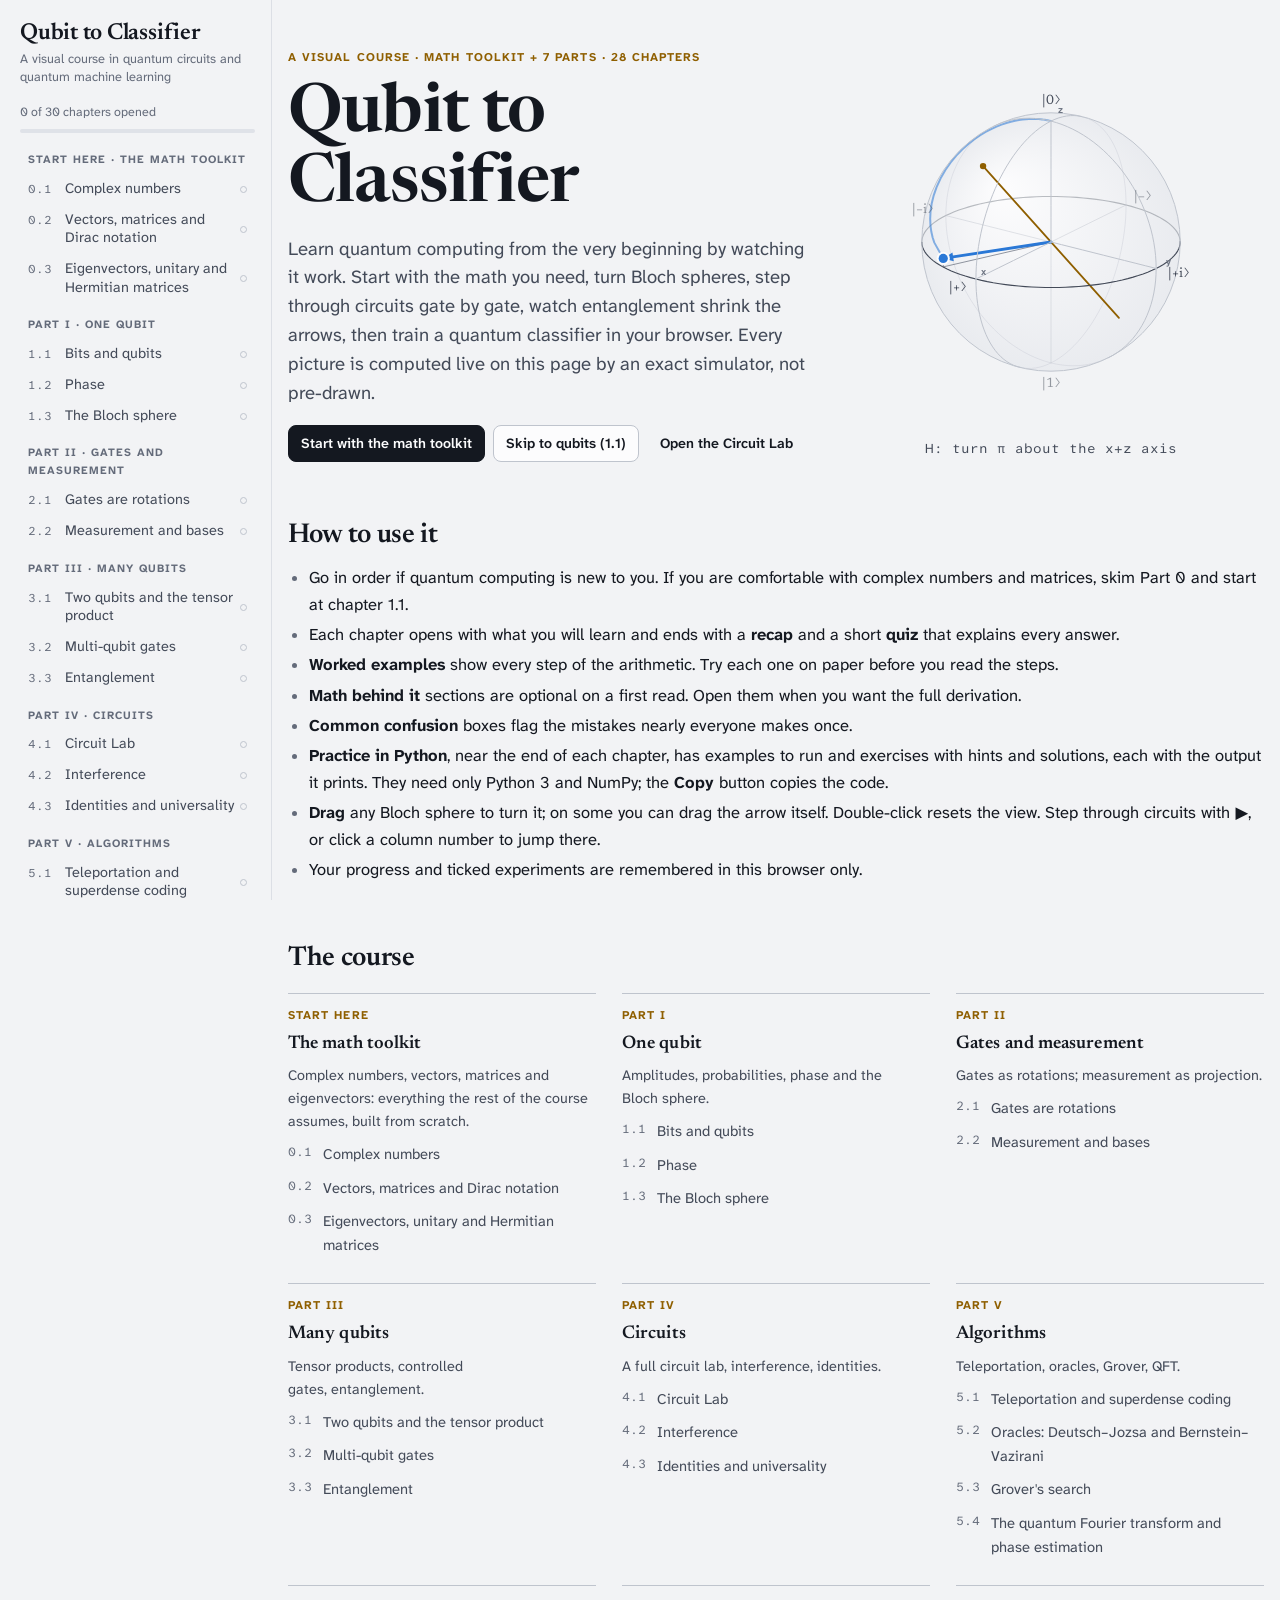
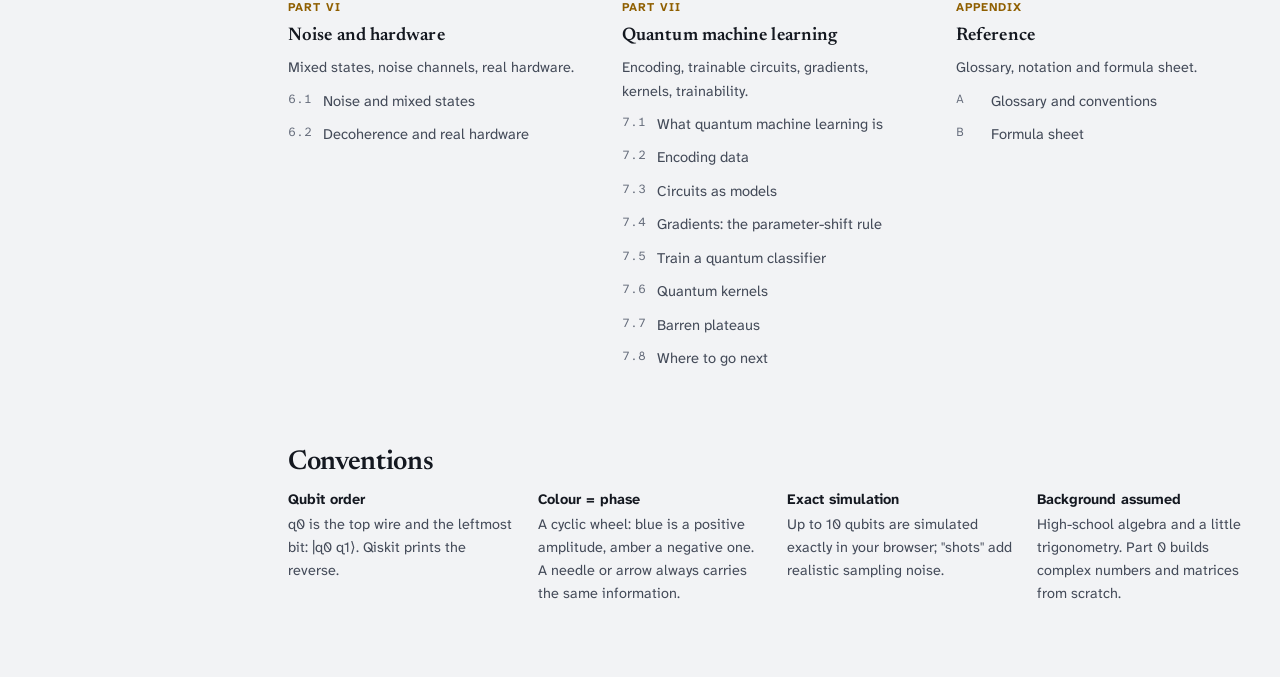
<file: index.html>
<!doctype html>
<html lang="en">
<head>
  <meta charset="utf-8">
  <meta name="viewport" content="width=device-width, initial-scale=1">
  <title>Qubit to Classifier</title>
  <meta name="description" content="An interactive, visual course on quantum computing from the very beginning: complex numbers and matrices, qubits, Bloch spheres, gates, entanglement, a step-through circuit lab, algorithms and noise, ending with hands-on quantum machine learning.">
  <meta property="og:title" content="Qubit to Classifier">
  <meta property="og:description" content="A visual course in quantum circuits and quantum machine learning, simulated live in your browser.">
  <meta property="og:type" content="website">
  <meta name="theme-color" content="#f2f3f5" media="(prefers-color-scheme: light)">
  <meta name="theme-color" content="#0d0f13" media="(prefers-color-scheme: dark)">
  <link rel="icon" href="data:image/svg+xml,%3Csvg xmlns='http://www.w3.org/2000/svg' viewBox='0 0 32 32'%3E%3Ccircle cx='16' cy='16' r='13' fill='%23f2f3f5' stroke='%23141820' stroke-width='2'/%3E%3Cellipse cx='16' cy='16' rx='13' ry='4.5' fill='none' stroke='%238f5f00' stroke-width='1.5'/%3E%3Cpath d='M16 16 L23.5 7.5' stroke='%232a78d6' stroke-width='2.5' stroke-linecap='round'/%3E%3Ccircle cx='23.5' cy='7.5' r='3' fill='%232a78d6'/%3E%3C/svg%3E">

  <!-- Fonts (Google Fonts, SIL Open Font License). Each family loads separately so one failure cannot block the others. -->
  <link rel="preconnect" href="https://fonts.googleapis.com">
  <link rel="preconnect" href="https://fonts.gstatic.com" crossorigin>
  <link rel="stylesheet" href="https://fonts.googleapis.com/css2?family=Newsreader:ital,opsz,wght@0,6..72,400;0,6..72,600;1,6..72,400&display=swap">
  <link rel="stylesheet" href="https://fonts.googleapis.com/css2?family=Atkinson+Hyperlegible+Next:ital,wght@0,400;0,600;0,700;1,400&display=swap">
  <link rel="stylesheet" href="https://fonts.googleapis.com/css2?family=Atkinson+Hyperlegible+Mono:wght@400;600&display=swap">

  <link rel="stylesheet" href="src/styles.css">
</head>
<body>
  <div class="app">
    <header class="topbar">
      <button type="button" class="btn ghost" aria-label="Open the chapter list" aria-expanded="false" aria-controls="rail">
        <svg viewBox="0 0 20 20" width="18" height="18" aria-hidden="true"><path d="M3 5h14M3 10h14M3 15h14" stroke="currentColor" stroke-width="2" stroke-linecap="round"/></svg>
      </button>
      <a href="#home" class="brand" style="text-decoration:none"><span class="brand-name">Qubit to Classifier</span></a>
      <span class="where"></span>
    </header>
    <nav class="rail" id="rail" aria-label="Course contents"></nav>
    <main id="main" tabindex="-1"></main>
  </div>
  <noscript><p style="padding:24px">This course is interactive and needs JavaScript.</p></noscript>

  <!-- Engine: simulator, QML toolkit, helpers, visual components, circuit lab -->
  <script src="src/sim.js"></script>
  <script src="src/qml.js"></script>
  <script src="src/util.js"></script>
  <script src="src/code.js"></script>
  <script src="src/viz.js"></script>
  <script src="src/circuit.js"></script>
  <script src="src/base.js"></script>
  <!-- Chapters: interactive code, registered in this order -->
  <script src="src/ch0.js"></script>
  <script src="src/ch1.js"></script>
  <script src="src/ch2.js"></script>
  <script src="src/ch3.js"></script>
  <script src="src/ch4.js"></script>
  <script src="src/ch5.js"></script>
  <script src="src/ch6.js"></script>
  <script src="src/ch7a.js"></script>
  <script src="src/ch7b.js"></script>
  <!-- Chapter text: ledes, prose, worked examples, quizzes -->
  <script src="src/text/p0.js"></script>
  <script src="src/text/p1.js"></script>
  <script src="src/text/p2.js"></script>
  <script src="src/text/p3.js"></script>
  <script src="src/text/p4.js"></script>
  <script src="src/text/p5.js"></script>
  <script src="src/text/p6.js"></script>
  <script src="src/text/p7.js"></script>
  <script src="src/text/appendix.js"></script>
  <script src="src/text/practice.js"></script>
  <!-- App shell: navigation, routing, home page -->
  <script src="src/app.js"></script>
</body>
</html>
</file>
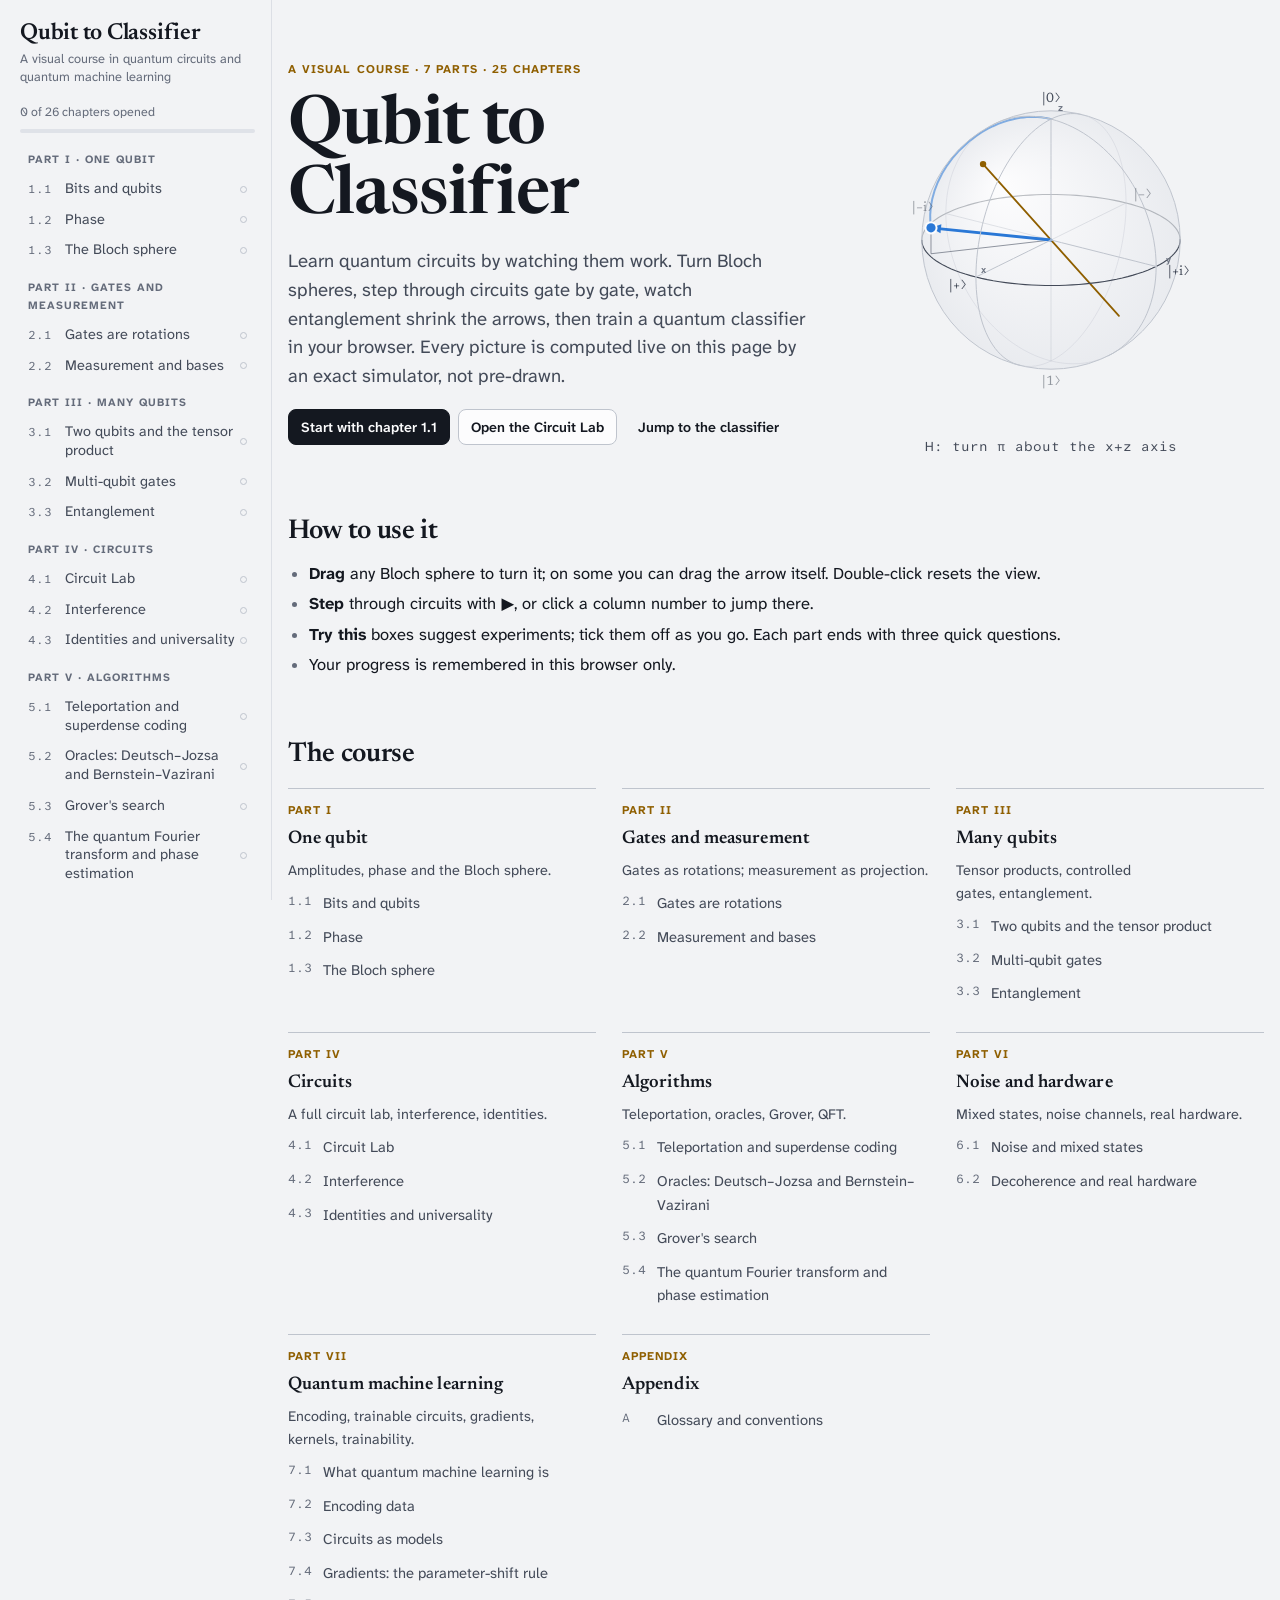
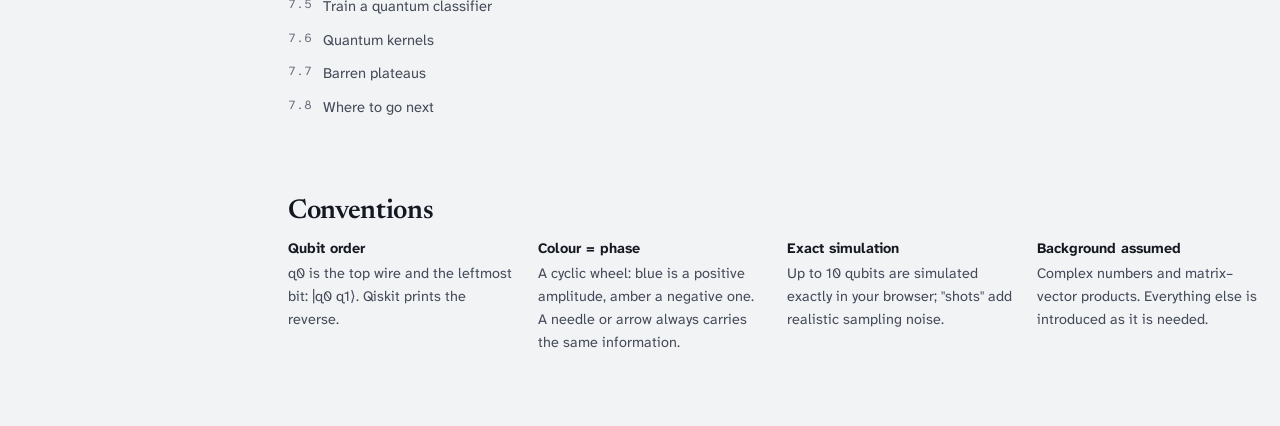
<file: v_0/index.html>
<!doctype html>
<html lang="en">
<head>
  <meta charset="utf-8">
  <meta name="viewport" content="width=device-width, initial-scale=1">
  <title>Qubit to Classifier</title>
  <meta name="description" content="An interactive, visual course on quantum circuits — qubits, Bloch spheres, gates, entanglement, a step-through circuit lab, algorithms and noise — ending with hands-on quantum machine learning.">
  <meta property="og:title" content="Qubit to Classifier">
  <meta property="og:description" content="A visual course in quantum circuits and quantum machine learning, simulated live in your browser.">
  <meta property="og:type" content="website">
  <meta name="theme-color" content="#f2f3f5" media="(prefers-color-scheme: light)">
  <meta name="theme-color" content="#0d0f13" media="(prefers-color-scheme: dark)">
  <link rel="icon" href="data:image/svg+xml,%3Csvg xmlns='http://www.w3.org/2000/svg' viewBox='0 0 32 32'%3E%3Ccircle cx='16' cy='16' r='13' fill='%23f2f3f5' stroke='%23141820' stroke-width='2'/%3E%3Cellipse cx='16' cy='16' rx='13' ry='4.5' fill='none' stroke='%238f5f00' stroke-width='1.5'/%3E%3Cpath d='M16 16 L23.5 7.5' stroke='%232a78d6' stroke-width='2.5' stroke-linecap='round'/%3E%3Ccircle cx='23.5' cy='7.5' r='3' fill='%232a78d6'/%3E%3C/svg%3E">

  <!-- Fonts (Google Fonts, SIL Open Font License). Each family loads separately so one failure cannot block the others. -->
  <link rel="preconnect" href="https://fonts.googleapis.com">
  <link rel="preconnect" href="https://fonts.gstatic.com" crossorigin>
  <link rel="stylesheet" href="https://fonts.googleapis.com/css2?family=Newsreader:ital,opsz,wght@0,6..72,400;0,6..72,600;1,6..72,400&display=swap">
  <link rel="stylesheet" href="https://fonts.googleapis.com/css2?family=Atkinson+Hyperlegible+Next:ital,wght@0,400;0,600;0,700;1,400&display=swap">
  <link rel="stylesheet" href="https://fonts.googleapis.com/css2?family=Atkinson+Hyperlegible+Mono:wght@400;600&display=swap">

  <link rel="stylesheet" href="src/styles.css">
</head>
<body>
  <div class="app">
    <header class="topbar">
      <button type="button" class="btn ghost" aria-label="Open the chapter list" aria-expanded="false" aria-controls="rail">
        <svg viewBox="0 0 20 20" width="18" height="18" aria-hidden="true"><path d="M3 5h14M3 10h14M3 15h14" stroke="currentColor" stroke-width="2" stroke-linecap="round"/></svg>
      </button>
      <a href="#home" class="brand" style="text-decoration:none"><span class="brand-name">Qubit to Classifier</span></a>
      <span class="where"></span>
    </header>
    <nav class="rail" id="rail" aria-label="Course contents"></nav>
    <main id="main" tabindex="-1"></main>
  </div>
  <noscript><p style="padding:24px">This course is interactive and needs JavaScript.</p></noscript>

  <!-- Engine: simulator, QML toolkit, helpers, visual components, circuit lab -->
  <script src="src/sim.js"></script>
  <script src="src/qml.js"></script>
  <script src="src/util.js"></script>
  <script src="src/viz.js"></script>
  <script src="src/circuit.js"></script>
  <script src="src/base.js"></script>
  <!-- Chapters (registered in this order) -->
  <script src="src/ch1.js"></script>
  <script src="src/ch2.js"></script>
  <script src="src/ch3.js"></script>
  <script src="src/ch4.js"></script>
  <script src="src/ch5.js"></script>
  <script src="src/ch6.js"></script>
  <script src="src/ch7a.js"></script>
  <script src="src/ch7b.js"></script>
  <!-- App shell: navigation, routing, home page -->
  <script src="src/app.js"></script>
</body>
</html>
</file>
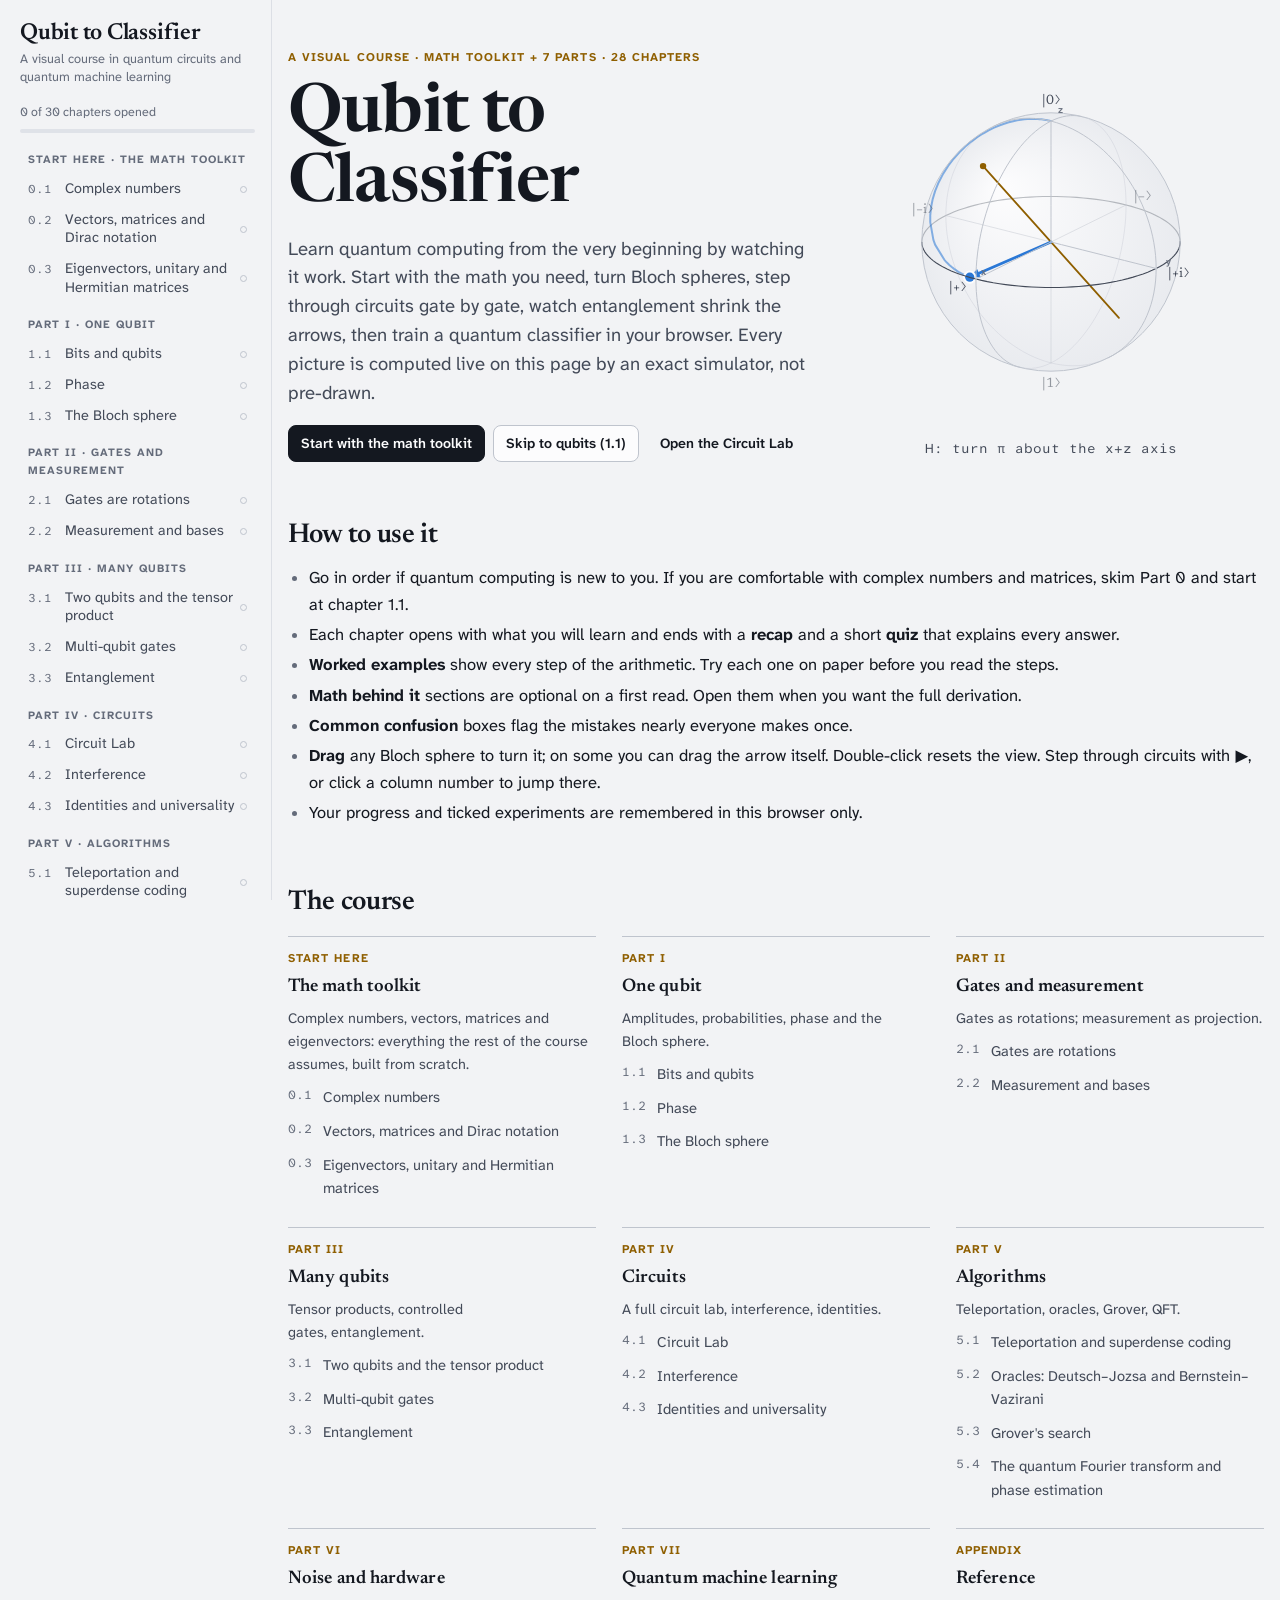
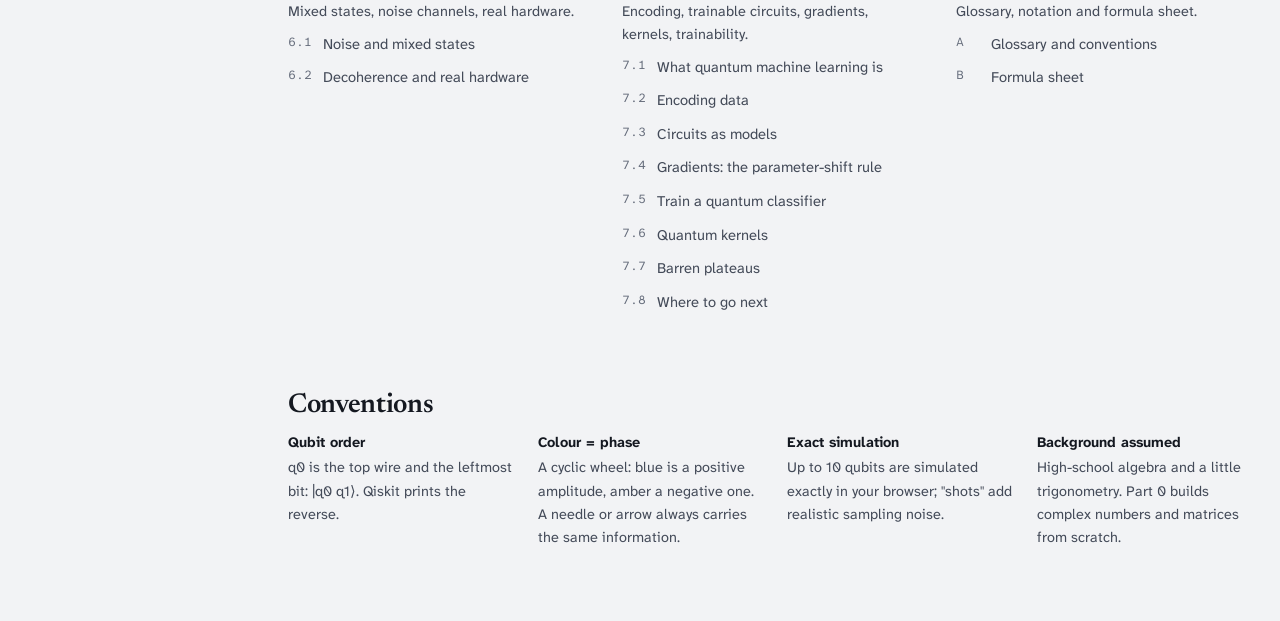
<file: v_1/index.html>
<!doctype html>
<html lang="en">
<head>
  <meta charset="utf-8">
  <meta name="viewport" content="width=device-width, initial-scale=1">
  <title>Qubit to Classifier</title>
  <meta name="description" content="An interactive, visual course on quantum computing from the very beginning: complex numbers and matrices, qubits, Bloch spheres, gates, entanglement, a step-through circuit lab, algorithms and noise, ending with hands-on quantum machine learning.">
  <meta property="og:title" content="Qubit to Classifier">
  <meta property="og:description" content="A visual course in quantum circuits and quantum machine learning, simulated live in your browser.">
  <meta property="og:type" content="website">
  <meta name="theme-color" content="#f2f3f5" media="(prefers-color-scheme: light)">
  <meta name="theme-color" content="#0d0f13" media="(prefers-color-scheme: dark)">
  <link rel="icon" href="data:image/svg+xml,%3Csvg xmlns='http://www.w3.org/2000/svg' viewBox='0 0 32 32'%3E%3Ccircle cx='16' cy='16' r='13' fill='%23f2f3f5' stroke='%23141820' stroke-width='2'/%3E%3Cellipse cx='16' cy='16' rx='13' ry='4.5' fill='none' stroke='%238f5f00' stroke-width='1.5'/%3E%3Cpath d='M16 16 L23.5 7.5' stroke='%232a78d6' stroke-width='2.5' stroke-linecap='round'/%3E%3Ccircle cx='23.5' cy='7.5' r='3' fill='%232a78d6'/%3E%3C/svg%3E">

  <!-- Fonts (Google Fonts, SIL Open Font License). Each family loads separately so one failure cannot block the others. -->
  <link rel="preconnect" href="https://fonts.googleapis.com">
  <link rel="preconnect" href="https://fonts.gstatic.com" crossorigin>
  <link rel="stylesheet" href="https://fonts.googleapis.com/css2?family=Newsreader:ital,opsz,wght@0,6..72,400;0,6..72,600;1,6..72,400&display=swap">
  <link rel="stylesheet" href="https://fonts.googleapis.com/css2?family=Atkinson+Hyperlegible+Next:ital,wght@0,400;0,600;0,700;1,400&display=swap">
  <link rel="stylesheet" href="https://fonts.googleapis.com/css2?family=Atkinson+Hyperlegible+Mono:wght@400;600&display=swap">

  <link rel="stylesheet" href="src/styles.css">
</head>
<body>
  <div class="app">
    <header class="topbar">
      <button type="button" class="btn ghost" aria-label="Open the chapter list" aria-expanded="false" aria-controls="rail">
        <svg viewBox="0 0 20 20" width="18" height="18" aria-hidden="true"><path d="M3 5h14M3 10h14M3 15h14" stroke="currentColor" stroke-width="2" stroke-linecap="round"/></svg>
      </button>
      <a href="#home" class="brand" style="text-decoration:none"><span class="brand-name">Qubit to Classifier</span></a>
      <span class="where"></span>
    </header>
    <nav class="rail" id="rail" aria-label="Course contents"></nav>
    <main id="main" tabindex="-1"></main>
  </div>
  <noscript><p style="padding:24px">This course is interactive and needs JavaScript.</p></noscript>

  <!-- Engine: simulator, QML toolkit, helpers, visual components, circuit lab -->
  <script src="src/sim.js"></script>
  <script src="src/qml.js"></script>
  <script src="src/util.js"></script>
  <script src="src/viz.js"></script>
  <script src="src/circuit.js"></script>
  <script src="src/base.js"></script>
  <!-- Chapters: interactive code, registered in this order -->
  <script src="src/ch0.js"></script>
  <script src="src/ch1.js"></script>
  <script src="src/ch2.js"></script>
  <script src="src/ch3.js"></script>
  <script src="src/ch4.js"></script>
  <script src="src/ch5.js"></script>
  <script src="src/ch6.js"></script>
  <script src="src/ch7a.js"></script>
  <script src="src/ch7b.js"></script>
  <!-- Chapter text: ledes, prose, worked examples, quizzes -->
  <script src="src/text/p0.js"></script>
  <script src="src/text/p1.js"></script>
  <script src="src/text/p2.js"></script>
  <script src="src/text/p3.js"></script>
  <script src="src/text/p4.js"></script>
  <script src="src/text/p5.js"></script>
  <script src="src/text/p6.js"></script>
  <script src="src/text/p7.js"></script>
  <script src="src/text/appendix.js"></script>
  <!-- App shell: navigation, routing, home page -->
  <script src="src/app.js"></script>
</body>
</html>
</file>
<file: src/styles.css>
/* Layout: a lab notebook — syllabus rail on the left, a reading column of ~68ch,
   and wide "bench" panels that break out of the column for the interactive instruments. */
:root {
  --bg: #f2f3f5;          /* page: cool paper */
  --surface: #fcfcfd;     /* bench panels */
  --surface-2: #e9ebef;   /* insets, chips, tracks */
  --surface-3: #dfe2e8;
  --ink: #141820;         /* primary text */
  --ink-2: #434a58;       /* secondary text */
  --muted: #646b7a;       /* captions, axis labels */
  --line: #dcdfe5;        /* hairlines */
  --line-strong: #bfc4cd;
  --accent: #8f5f00;      /* brass: the gold of a dilution refrigerator */
  --accent-soft: #f3e6c8;
  --accent-ink: #ffffff;
  --q: #2a78d6;           /* the state / series 1 */
  --q-soft: rgba(42, 120, 214, 0.12);
  --q2: #eb6834;          /* series 2 */
  --q3: #1baf7a;          /* series 3 */
  --neg: #e34948;         /* class 1 / diverging warm pole */
  --div-mid: #eceef2;     /* diverging neutral midpoint */
  --good: #0a7f0a;
  --bad: #c33232;
  --grid: #e4e6eb;
  --shadow: 0 1px 2px rgba(20, 24, 32, .06), 0 8px 24px -12px rgba(20, 24, 32, .18);
  --font-display: "Newsreader", "Iowan Old Style", "Palatino Linotype", Palatino, Georgia, serif;
  --font-body: "Atkinson Hyperlegible Next", "Atkinson Hyperlegible", system-ui, -apple-system, "Segoe UI", Roboto, sans-serif;
  --font-mono: "Atkinson Hyperlegible Mono", ui-monospace, "SF Mono", Menlo, Consolas, "DejaVu Sans Mono", monospace;
  --font-math: "Newsreader", "STIX Two Text", "Cambria Math", "Cambria", "Noto Serif", "DejaVu Serif", Georgia, serif;
  /* code editor colours (VS Code Light+ / Dark+) */
  --code-bg: #ffffff; --code-bar: #f3f3f3; --code-line: #e2e4e8; --code-ink: #1f1f1f; --code-gutter: #237893;
  --code-kw: #0000ff; --code-ctl: #af00db; --code-str: #a31515; --code-com: #008000; --code-num: #098658;
  --code-fn: #795e26; --code-type: #267f99; --code-var: #001080; --code-op: #1f1f1f;
  --code-out-bg: #f6f7f9; --code-out-ink: #24292f;
  --rail-w: 272px;
  --radius: 12px;
  color-scheme: light;
}
@media (prefers-color-scheme: dark) {
  :root:not([data-theme="light"]) {
    --bg: #0d0f13; --surface: #151820; --surface-2: #1d212a; --surface-3: #272c37;
    --ink: #eceef3; --ink-2: #b6bcc8; --muted: #8e95a3; --line: #282d37; --line-strong: #3a414e;
    --accent: #e2ae4c; --accent-soft: #3a2f18; --accent-ink: #1a1305;
    --q: #3987e5; --q-soft: rgba(57, 135, 229, 0.16); --q2: #d95926; --q3: #199e70; --neg: #e66767;
    --div-mid: #2a2e37; --good: #3ac43a; --bad: #ef7070; --grid: #232833;
    --shadow: 0 1px 2px rgba(0, 0, 0, .4), 0 10px 30px -14px rgba(0, 0, 0, .7);
    --code-bg: #1e1e1e; --code-bar: #252526; --code-line: #33363c; --code-ink: #d4d4d4; --code-gutter: #858585;
    --code-kw: #569cd6; --code-ctl: #c586c0; --code-str: #ce9178; --code-com: #6a9955; --code-num: #b5cea8;
    --code-fn: #dcdcaa; --code-type: #4ec9b0; --code-var: #9cdcfe; --code-op: #d4d4d4;
    --code-out-bg: #181818; --code-out-ink: #cccccc;
    color-scheme: dark;
  }
}
:root[data-theme="dark"] {
  --bg: #0d0f13; --surface: #151820; --surface-2: #1d212a; --surface-3: #272c37;
  --ink: #eceef3; --ink-2: #b6bcc8; --muted: #8e95a3; --line: #282d37; --line-strong: #3a414e;
  --accent: #e2ae4c; --accent-soft: #3a2f18; --accent-ink: #1a1305;
  --q: #3987e5; --q-soft: rgba(57, 135, 229, 0.16); --q2: #d95926; --q3: #199e70; --neg: #e66767;
  --div-mid: #2a2e37; --good: #3ac43a; --bad: #ef7070; --grid: #232833;
  --shadow: 0 1px 2px rgba(0, 0, 0, .4), 0 10px 30px -14px rgba(0, 0, 0, .7);
  --code-bg: #1e1e1e; --code-bar: #252526; --code-line: #33363c; --code-ink: #d4d4d4; --code-gutter: #858585;
  --code-kw: #569cd6; --code-ctl: #c586c0; --code-str: #ce9178; --code-com: #6a9955; --code-num: #b5cea8;
  --code-fn: #dcdcaa; --code-type: #4ec9b0; --code-var: #9cdcfe; --code-op: #d4d4d4;
  --code-out-bg: #181818; --code-out-ink: #cccccc;
  color-scheme: dark;
}

*, *::before, *::after { box-sizing: border-box; }
[hidden] { display: none !important; }
img { max-width: 100%; }
html { -webkit-text-size-adjust: 100%; }
body {
  margin: 0; background: var(--bg); color: var(--ink);
  font-family: var(--font-body); font-size: 16.5px; line-height: 1.6;
  -webkit-font-smoothing: antialiased; text-rendering: optimizeLegibility;
}
a { color: var(--q); text-underline-offset: 2px; }
a:hover { text-decoration-thickness: 2px; }
:focus-visible { outline: 2px solid var(--accent); outline-offset: 2px; border-radius: 4px; }
h1:focus, h1:focus-visible, main:focus { outline: none; }
button { font: inherit; color: inherit; }
code, kbd, .mono { font-family: var(--font-mono); font-size: 0.92em; }
.m { font-family: var(--font-math); font-size: 1.08em; white-space: nowrap; }
.m i, i.v { font-style: italic; }
sup, sub { line-height: 0; }
.sr-only { position: absolute; width: 1px; height: 1px; padding: 0; margin: -1px; overflow: hidden; clip: rect(0 0 0 0); white-space: nowrap; border: 0; }

/* ---------- app frame ---------- */
.app { display: grid; grid-template-columns: var(--rail-w) minmax(0, 1fr); min-height: 100vh; }
.rail {
  position: sticky; top: env(safe-area-inset-top, 0px); height: 100vh; overflow-y: auto;
  border-right: 1px solid var(--line); background: var(--bg);
  padding: 22px 16px 40px 20px; display: flex; flex-direction: column; gap: 18px;
  scrollbar-width: thin;
}
.brand { display: grid; gap: 4px; text-decoration: none; color: var(--ink); }
.brand-name { font-family: var(--font-display); font-weight: 600; font-size: 1.45rem; line-height: 1.05; letter-spacing: -0.01em; }
.brand-sub { font-size: 0.8rem; color: var(--muted); line-height: 1.35; }
.progress { display: grid; gap: 6px; font-size: 0.78rem; color: var(--muted); }
.meter { height: 4px; border-radius: 4px; background: var(--surface-3); overflow: hidden; }
.meter > span { display: block; height: 100%; background: var(--accent); border-radius: 4px; transition: width .4s ease; }
.toc { display: grid; gap: 14px; }
.toc-part { display: grid; gap: 2px; }
.toc-part-title {
  font-size: 0.7rem; letter-spacing: 0.09em; text-transform: uppercase; color: var(--muted);
  font-weight: 700; margin: 0 0 4px; padding-left: 8px;
}
.toc a {
  display: grid; grid-template-columns: 2.3em 1fr auto; align-items: baseline; gap: 4px;
  padding: 5px 8px; border-radius: 7px; color: var(--ink-2); text-decoration: none; font-size: 0.9rem; line-height: 1.3;
}
.toc a .num { font-family: var(--font-mono); font-size: 0.75rem; color: var(--muted); font-variant-numeric: tabular-nums; }
.toc a:hover { background: var(--surface-2); color: var(--ink); }
.toc a[aria-current="page"] { background: var(--surface); color: var(--ink); box-shadow: inset 0 0 0 1px var(--line); font-weight: 600; }
.toc a[aria-current="page"] .num { color: var(--accent); }
.toc .seen { width: 7px; height: 7px; border-radius: 50%; background: transparent; border: 1.5px solid var(--line-strong); align-self: center; }
.toc .seen.on { background: var(--accent); border-color: var(--accent); }

.topbar { display: none; }
main { min-width: 0; }

/* ---------- chapter layout (breakout grid) ---------- */
.chapter {
  display: grid; grid-template-columns: [full-start] minmax(16px, 1fr) [wide-start] minmax(0, 170px) [text-start] minmax(0, 68ch) [text-end] minmax(0, 170px) [wide-end] minmax(16px, 1fr) [full-end];
  padding-block: 48px 72px; row-gap: 0;
}
.chapter > * { grid-column: text; min-width: 0; }
.chapter > .wide, .chapter > .bench { grid-column: wide; }
.ch-head { margin-bottom: 18px; }
.eyebrow { font-size: 0.74rem; letter-spacing: 0.09em; text-transform: uppercase; color: var(--accent); font-weight: 700; margin: 0 0 10px; }
h1, h2 { font-family: var(--font-display); font-weight: 600; letter-spacing: -0.012em; text-wrap: balance; color: var(--ink); }
h1 { font-size: clamp(2.1rem, 1.3rem + 2.6vw, 3.25rem); line-height: 1.04; margin: 0 0 14px; }
h2 { font-size: clamp(1.35rem, 1.15rem + 0.7vw, 1.7rem); line-height: 1.15; margin: 40px 0 10px; }
h3 { font-size: 1.02rem; margin: 26px 0 6px; letter-spacing: 0.005em; }
.lede { font-size: 1.16rem; color: var(--ink-2); line-height: 1.55; margin: 0; text-wrap: pretty; }
.chapter p { margin: 0 0 14px; text-wrap: pretty; }
.chapter ul, .chapter ol { margin: 0 0 16px; padding-left: 1.3em; }
.chapter li { margin: 4px 0; }
.chapter li::marker { color: var(--muted); }
.formula {
  font-family: var(--font-math); font-size: 1.22rem; text-align: center; margin: 8px 0 20px; padding: 12px 8px;
  overflow-x: auto; color: var(--ink); line-height: 1.5;
}
.keyidea { margin: 26px 0 26px; padding: 14px 0; border-top: 1px solid var(--line-strong); border-bottom: 1px solid var(--line-strong); }
.keyidea .label { font-size: 0.7rem; letter-spacing: 0.1em; text-transform: uppercase; font-weight: 700; color: var(--accent); display: block; margin-bottom: 4px; }
.keyidea p { font-family: var(--font-display); font-size: 1.28rem; line-height: 1.38; margin: 0; color: var(--ink); }
.note { font-size: 0.9rem; color: var(--ink-2); }
.try { margin: 22px 0; padding: 14px 16px; border-radius: 10px; background: var(--surface-2); }
.try-title { font-weight: 700; font-size: 0.8rem; letter-spacing: 0.06em; text-transform: uppercase; color: var(--ink-2); margin: 0 0 8px; }
.try ul { list-style: none; padding: 0; margin: 0; display: grid; gap: 8px; }
.try label { display: grid; grid-template-columns: 20px 1fr; gap: 8px; align-items: start; cursor: pointer; font-size: 0.95rem; }
.try input { margin: 4px 0 0; accent-color: var(--accent); width: 15px; height: 15px; }
.try input:checked + span { color: var(--muted); text-decoration: line-through; text-decoration-color: var(--line-strong); }

/* ---------- bench (interactive panels) ---------- */
.bench {
  background: var(--surface); border: 1px solid var(--line); border-radius: var(--radius);
  box-shadow: var(--shadow); padding: 18px; margin: 14px 0 26px; min-width: 0;
}
.bench-title { display: flex; align-items: baseline; justify-content: space-between; gap: 12px; flex-wrap: wrap; margin: 0 0 12px; }
.bench-title h3 { margin: 0; font-size: 0.8rem; letter-spacing: 0.08em; text-transform: uppercase; color: var(--ink-2); }
.bench-title .hint { font-size: 0.8rem; color: var(--muted); }
.grid2 { display: grid; grid-template-columns: repeat(2, minmax(0, 1fr)); gap: 18px; align-items: start; }
.grid3 { display: grid; grid-template-columns: repeat(3, minmax(0, 1fr)); gap: 16px; align-items: start; }
.g-sphere { display: grid; grid-template-columns: minmax(0, 1.05fr) minmax(0, 1fr); gap: 20px; align-items: start; }
.stack { display: grid; gap: 14px; align-content: start; min-width: 0; }
.row { display: flex; flex-wrap: wrap; gap: 8px; align-items: center; }
.row.tight { gap: 6px; }
.spacer { flex: 1; }
.view { position: relative; min-width: 0; }
.view canvas { display: block; width: 100%; touch-action: none; }
.caption { font-size: 0.78rem; color: var(--muted); line-height: 1.4; }
.panel-label { font-size: 0.72rem; letter-spacing: 0.08em; text-transform: uppercase; color: var(--muted); font-weight: 700; margin: 0 0 6px; }
.readout { font-family: var(--font-mono); font-size: 0.85rem; color: var(--ink-2); font-variant-numeric: tabular-nums; line-height: 1.55; }
.readout b { color: var(--ink); font-weight: 600; }
.ket-line { font-family: var(--font-math); font-size: 1.12rem; line-height: 1.6; color: var(--ink); overflow-x: auto; white-space: nowrap; padding-bottom: 2px; }
.stat { display: grid; gap: 2px; }
.stat .k { font-size: 0.72rem; color: var(--muted); letter-spacing: 0.04em; }
.stat .v { font-size: 1.25rem; font-weight: 600; color: var(--ink); }
.stats { display: flex; flex-wrap: wrap; gap: 10px 22px; }

/* ---------- controls ---------- */
.btn {
  display: inline-flex; align-items: center; justify-content: center; gap: 6px; min-height: 34px;
  padding: 6px 12px; border-radius: 8px; border: 1px solid var(--line-strong); background: var(--surface);
  color: var(--ink); font-size: 0.88rem; font-weight: 600; cursor: pointer; transition: background .15s, border-color .15s;
  white-space: nowrap;
}
.btn:hover { background: var(--surface-2); }
.btn:active { transform: translateY(1px); }
.btn.primary { background: var(--ink); color: var(--surface); border-color: var(--ink); }
.btn.primary:hover { background: var(--ink-2); border-color: var(--ink-2); }
.btn.ghost { border-color: transparent; background: transparent; }
.btn.ghost:hover { background: var(--surface-2); }
.btn[disabled] { opacity: .45; cursor: not-allowed; }
.btn svg { width: 15px; height: 15px; }
.gatebtn {
  min-width: 42px; height: 40px; padding: 0 8px; border-radius: 7px; border: 1.5px solid var(--ink);
  background: var(--surface); color: var(--ink); font-family: var(--font-mono); font-weight: 600; font-size: 0.95rem; cursor: pointer;
}
.gatebtn:hover { background: var(--surface-2); }
.gatebtn.on, .gatebtn[aria-pressed="true"] { background: var(--ink); color: var(--surface); }
.seg { display: inline-flex; border: 1px solid var(--line-strong); border-radius: 8px; overflow: hidden; background: var(--surface); flex-wrap: wrap; }
.seg button { border: 0; background: transparent; padding: 6px 11px; font-size: 0.85rem; font-weight: 600; color: var(--ink-2); cursor: pointer; min-height: 32px; }
.seg button + button { border-left: 1px solid var(--line); }
.seg button[aria-pressed="true"] { background: var(--ink); color: var(--surface); }
.seg button:hover:not([aria-pressed="true"]) { background: var(--surface-2); }
.ctl { display: grid; grid-template-columns: minmax(64px, auto) minmax(0, 1fr) 5.2em; align-items: center; gap: 10px; font-size: 0.88rem; }
.ctl label { color: var(--ink-2); font-weight: 600; white-space: nowrap; }
.ctl output { font-family: var(--font-mono); font-size: 0.82rem; text-align: right; color: var(--ink); font-variant-numeric: tabular-nums; }
input[type="range"] { width: 100%; accent-color: var(--accent); margin: 0; height: 26px; cursor: pointer; }
select.sel {
  font: inherit; font-size: 0.88rem; padding: 5px 8px; border-radius: 8px; border: 1px solid var(--line-strong);
  background: var(--surface); color: var(--ink); min-height: 34px;
}
.chk { display: inline-flex; align-items: center; gap: 6px; font-size: 0.86rem; color: var(--ink-2); cursor: pointer; }
.chk input { accent-color: var(--accent); }
.pill { display: inline-flex; align-items: center; gap: 6px; padding: 2px 9px; border-radius: 999px; font-size: 0.78rem; font-weight: 600; background: var(--surface-2); color: var(--ink-2); }
.pill.good { background: color-mix(in srgb, var(--good) 14%, transparent); color: var(--good); }
.pill.bad { background: color-mix(in srgb, var(--bad) 14%, transparent); color: var(--bad); }
.pill.acc { background: var(--accent-soft); color: var(--accent); }
.swatch { display: inline-block; width: 10px; height: 10px; border-radius: 50%; vertical-align: -1px; }
.legend { display: flex; flex-wrap: wrap; gap: 6px 14px; font-size: 0.78rem; color: var(--ink-2); align-items: center; }
.legend .key { display: inline-flex; align-items: center; gap: 6px; }
.legend .line { width: 16px; height: 2px; border-radius: 2px; display: inline-block; }

/* ---------- matrices ---------- */
.mat { display: inline-grid; gap: 2px 14px; padding: 4px 10px; position: relative; font-family: var(--font-math); font-size: 1.02rem; vertical-align: middle; }
.mat::before, .mat::after { content: ""; position: absolute; top: 0; bottom: 0; width: 7px; border: 1.5px solid var(--ink-2); }
.mat::before { left: 0; border-right: 0; border-radius: 3px 0 0 3px; }
.mat::after { right: 0; border-left: 0; border-radius: 0 3px 3px 0; }
.mat span { text-align: center; white-space: nowrap; }
.mat.small { font-size: 0.86rem; gap: 1px 10px; }
.eqn { display: flex; align-items: center; gap: 10px; flex-wrap: wrap; font-family: var(--font-math); font-size: 1.05rem; }

/* ---------- plots ---------- */
.plot { width: 100%; display: block; overflow: visible; }
.plot text { fill: var(--muted); font-family: var(--font-body); font-size: 11px; }
.plot .tick-label { font-variant-numeric: tabular-nums; }
.plot .gridline { stroke: var(--grid); stroke-width: 1; }
.plot .axis { stroke: var(--line-strong); stroke-width: 1; }
.plot .axis-title { fill: var(--ink-2); font-size: 11px; font-weight: 600; }
.plot .hit { fill: transparent; }
.plot .direct-label { fill: var(--ink-2); font-size: 11px; font-weight: 600; }

/* ---------- tooltip ---------- */
.tooltip {
  position: fixed; z-index: 60; pointer-events: none; background: var(--ink); color: var(--surface);
  padding: 6px 9px; border-radius: 7px; font-size: 0.78rem; line-height: 1.4; max-width: 260px; box-shadow: var(--shadow);
  font-variant-numeric: tabular-nums;
}
.tooltip b { font-weight: 700; }
.tooltip .tk { display: inline-block; width: 12px; height: 2px; border-radius: 2px; vertical-align: 3px; margin-right: 5px; }

/* ---------- circuit ---------- */
.circuit-scroll { overflow-x: auto; overflow-y: hidden; border-radius: 10px; background: var(--bg); border: 1px solid var(--line); -webkit-overflow-scrolling: touch; }
.circuit-scroll svg { display: block; }
.circuit-svg { font-family: var(--font-mono); user-select: none; -webkit-user-select: none; touch-action: pan-x; }
.circuit-svg:focus-visible { outline: 2px solid var(--accent); outline-offset: -2px; }
.circuit-svg .wire { stroke: var(--ink-2); stroke-width: 1.2; }
.circuit-svg .cwire { stroke: var(--ink-2); stroke-width: 1; }
.circuit-svg .qlabel { fill: var(--ink-2); font-size: 12px; }
.circuit-svg .gbox { fill: var(--surface); stroke: var(--ink); stroke-width: 1.5; }
.circuit-svg .gtext { fill: var(--ink); font-size: 14px; font-weight: 600; text-anchor: middle; dominant-baseline: central; }
.circuit-svg .gparam { fill: var(--ink-2); font-size: 9.5px; text-anchor: middle; dominant-baseline: central; }
.circuit-svg .dot { fill: var(--ink); }
.circuit-svg .odot { fill: var(--surface); stroke: var(--ink); stroke-width: 1.5; }
.circuit-svg .vline { stroke: var(--ink); stroke-width: 1.5; }
.circuit-svg .target { fill: var(--surface); stroke: var(--ink); stroke-width: 1.5; }
.circuit-svg .swapx { stroke: var(--ink); stroke-width: 2; stroke-linecap: round; }
.circuit-svg .cell-hit { fill: transparent; }
.circuit-svg .cell-hover { fill: var(--q-soft); }
.circuit-svg .cursor { fill: none; stroke: var(--accent); stroke-width: 1.5; stroke-dasharray: 3 3; }
.circuit-svg .sel .gbox, .circuit-svg .sel .target, .circuit-svg .sel .odot { stroke: var(--accent); stroke-width: 2.5; }
.circuit-svg .sel .dot { fill: var(--accent); }
.circuit-svg .future { opacity: .42; }
.circuit-svg .colband { fill: var(--accent-soft); }
.circuit-svg .playhead { stroke: var(--accent); stroke-width: 2; }
.circuit-svg .playhead-handle { fill: var(--accent); cursor: ew-resize; }
.circuit-svg .colnum { fill: var(--muted); font-size: 10px; text-anchor: middle; }
.circuit-svg .warn .gbox, .circuit-svg .warn .swapx { stroke: var(--bad); }
.palette { display: flex; flex-wrap: wrap; gap: 14px 18px; align-items: flex-start; }
.pal-group { display: grid; gap: 5px; }
.pal-group .panel-label { margin: 0; }
.pal-items { display: flex; flex-wrap: wrap; gap: 5px; }
.pal-item {
  min-width: 40px; height: 38px; padding: 0 7px; border-radius: 7px; border: 1.5px solid var(--ink); background: var(--surface);
  font-family: var(--font-mono); font-weight: 600; font-size: 0.88rem; color: var(--ink); cursor: grab; touch-action: none;
  display: inline-flex; align-items: center; justify-content: center;
}
.pal-item:hover { background: var(--surface-2); }
.pal-item[aria-pressed="true"] { background: var(--ink); color: var(--surface); }
.pal-item svg { width: 26px; height: 26px; }
.drag-ghost {
  position: fixed; z-index: 70; pointer-events: none; min-width: 40px; height: 38px; padding: 0 8px; border-radius: 7px;
  border: 1.5px solid var(--accent); background: var(--surface); color: var(--ink); font-family: var(--font-mono); font-weight: 700;
  display: flex; align-items: center; justify-content: center; box-shadow: var(--shadow); transform: translate(-50%, -50%);
}
.transport { display: flex; flex-wrap: wrap; gap: 6px; align-items: center; }
.transport .stepinfo { font-family: var(--font-mono); font-size: 0.82rem; color: var(--ink-2); margin-left: 6px; font-variant-numeric: tabular-nums; }
.inspector { border: 1px solid var(--line); border-radius: 10px; padding: 12px; background: var(--bg); display: grid; gap: 10px; }
.stepnote { border-radius: 10px; padding: 12px 14px; background: var(--accent-soft); color: var(--ink); font-size: 0.95rem; line-height: 1.5; min-height: 3.2em; }
.stepnote b { font-weight: 700; }
.lab-layout { display: grid; gap: 16px; }
.lab-layout > *, .bench-body, .grid2 > *, .grid3 > *, .g-sphere > *, .lab-views > *, .hero > * { min-width: 0; }
.lab-views { display: grid; grid-template-columns: minmax(0, 1.25fr) minmax(0, 1fr); gap: 18px; align-items: start; }
.spheres { display: grid; grid-template-columns: repeat(auto-fill, minmax(118px, 1fr)); gap: 8px; }
.sphere-cell { display: grid; gap: 2px; justify-items: center; }
.sphere-cell .caption { text-align: center; }
.tabs { display: flex; gap: 2px; border-bottom: 1px solid var(--line); margin-bottom: 10px; flex-wrap: wrap; }
.tabs button { border: 0; background: none; padding: 7px 11px; font-size: 0.85rem; font-weight: 600; color: var(--muted); cursor: pointer; border-bottom: 2px solid transparent; margin-bottom: -1px; }
.tabs button[aria-selected="true"] { color: var(--ink); border-bottom-color: var(--accent); }
.codeblock { position: relative; }
.codeblock pre {
  margin: 0; padding: 14px 16px; border-radius: 10px; background: var(--surface-2); overflow-x: auto;
  font-family: var(--font-mono); font-size: 0.82rem; line-height: 1.55; color: var(--ink);
}
.codeblock .copy { position: absolute; top: 8px; right: 8px; }

/* ---------- code editor blocks and Python practice ---------- */
.code { margin: 14px 0 18px; border: 1px solid var(--code-line); border-radius: 10px; overflow: hidden; background: var(--code-bg); min-width: 0; }
.code-bar { display: flex; align-items: stretch; gap: 10px; padding-right: 6px; background: var(--code-bar); border-bottom: 1px solid var(--code-line); }
.code-file {
  padding: 7px 14px; background: var(--code-bg); color: var(--code-ink); border-right: 1px solid var(--code-line);
  font-family: var(--font-mono); font-size: 0.76rem; margin-bottom: -1px; border-bottom: 1px solid var(--code-bg); white-space: nowrap;
}
.code-lang { align-self: center; margin-left: auto; font-size: 0.72rem; color: var(--code-gutter); }
.code-copy {
  align-self: center; font: inherit; font-size: 0.74rem; padding: 3px 10px; border: 1px solid var(--code-line); border-radius: 6px;
  background: var(--code-bg); color: var(--code-ink); cursor: pointer;
}
.code-copy:hover { border-color: var(--accent); }
.code-copy:focus-visible, .code-pre:focus-visible { outline: 2px solid var(--accent); outline-offset: -2px; }
.chapter pre.code-pre, pre.code-pre {
  margin: 0; padding: 12px 16px 14px 0; overflow-x: auto; font-family: var(--font-mono); font-size: 0.8rem; line-height: 1.6;
  color: var(--code-ink); background: transparent; tab-size: 4; border-radius: 0;
}
.code-src { counter-reset: ln; display: block; min-width: max-content; font-family: inherit; }
.code-src .cl::before {
  counter-increment: ln; content: counter(ln); display: inline-block; width: 3.4em; padding-right: 1.3em; text-align: right;
  color: var(--code-gutter); user-select: none; -webkit-user-select: none;
}
.t-kw { color: var(--code-kw); } .t-ctl { color: var(--code-ctl); } .t-str { color: var(--code-str); }
.t-com { color: var(--code-com); } .t-num { color: var(--code-num); } .t-fn, .t-dec { color: var(--code-fn); }
.t-type, .t-mod { color: var(--code-type); } .t-var { color: var(--code-var); } .t-op { color: var(--code-op); }
.code-out { border-top: 1px solid var(--code-line); background: var(--code-out-bg); }
.code-out-bar { padding: 6px 14px 2px; font-size: 0.66rem; font-weight: 700; letter-spacing: 0.1em; text-transform: uppercase; color: var(--code-gutter); }
.chapter pre.code-out-pre, pre.code-out-pre {
  margin: 0; padding: 4px 14px 12px; overflow-x: auto; font-family: var(--font-mono); font-size: 0.78rem; line-height: 1.55;
  color: var(--code-out-ink); background: transparent; white-space: pre;
}
.practice { margin-top: 36px; }
.practice > h2 { margin-top: 0; }
.chapter .exercise { margin: 18px 0 22px; padding: 14px 16px 8px; border: 1px solid var(--line-strong); border-radius: 12px; background: var(--surface); }
.ex-head { display: flex; align-items: baseline; gap: 10px; flex-wrap: wrap; margin-bottom: 6px; }
.ex-label { font-size: 0.7rem; letter-spacing: 0.1em; text-transform: uppercase; font-weight: 700; color: var(--accent); }
.ex-title { font-weight: 700; font-family: var(--font-display); font-size: 1.12rem; color: var(--ink); }
.chapter .ex-task p { margin: 0 0 10px; }
.chapter .exercise .code { margin: 10px 0 12px; }
.ex-more { margin: 6px 0 8px; }
.ex-more > summary { cursor: pointer; font-weight: 600; font-size: 0.9rem; color: var(--ink-2); padding: 4px 0; }
.ex-more > summary:hover { color: var(--ink); }
.ex-more[open] > summary { color: var(--ink); }
.chapter .ex-more p { margin: 6px 0 10px; }
.chapter code { font-family: var(--font-mono); font-size: 0.88em; padding: 1px 5px; border-radius: 5px; background: var(--surface-2); }
.chapter .code code, .chapter pre code { padding: 0; background: none; border-radius: 0; font-size: inherit; }

/* ---------- quiz ---------- */
.quiz { display: grid; gap: 14px; }
.q { border: 1px solid var(--line); border-radius: 10px; padding: 14px 16px; background: var(--surface); }
.q-prompt { font-weight: 600; margin: 0 0 10px; }
.q-opts { display: grid; gap: 6px; }
.q-opts button {
  text-align: left; border: 1px solid var(--line-strong); background: var(--surface); border-radius: 8px; padding: 8px 12px; cursor: pointer; font-size: 0.93rem; color: var(--ink);
}
.q-opts button:hover:not([disabled]) { background: var(--surface-2); }
.q-opts button.right { border-color: var(--good); background: color-mix(in srgb, var(--good) 12%, var(--surface)); }
.q-opts button.wrong { border-color: var(--bad); background: color-mix(in srgb, var(--bad) 10%, var(--surface)); }
.q-opts button[disabled] { cursor: default; }
.q-explain { margin: 10px 0 0; font-size: 0.9rem; color: var(--ink-2); }

/* ---------- chapter footer nav ---------- */
.ch-nav { display: grid; grid-template-columns: 1fr 1fr; gap: 12px; margin-top: 40px; padding-top: 18px; border-top: 1px solid var(--line); }
.ch-nav a { display: grid; gap: 2px; padding: 12px 14px; border-radius: 10px; text-decoration: none; color: var(--ink); border: 1px solid var(--line); background: var(--surface); }
.ch-nav a:hover { border-color: var(--line-strong); }
.ch-nav a.next { text-align: right; }
.ch-nav small { color: var(--muted); font-size: 0.75rem; letter-spacing: 0.06em; text-transform: uppercase; }
.ch-nav span { font-weight: 600; }

/* ---------- home ---------- */
.hero { display: grid; grid-template-columns: minmax(0, 1.1fr) minmax(0, 0.9fr); gap: 28px; align-items: center; margin-bottom: 18px; }
.hero h1 { font-size: clamp(2.5rem, 1.5rem + 3.6vw, 4.2rem); }
.hero-demo { display: grid; gap: 8px; justify-items: center; }
.hero-gate { font-family: var(--font-mono); font-size: 0.85rem; color: var(--ink-2); min-height: 1.5em; text-align: center; }
.course-map { display: grid; grid-template-columns: repeat(auto-fit, minmax(250px, 1fr)); gap: 10px 26px; margin: 8px 0 20px; }
.map-part { padding: 12px 0; border-top: 1px solid var(--line-strong); }
.map-part h3 { margin: 0 0 6px; font-family: var(--font-display); font-size: 1.15rem; font-weight: 600; }
.map-part .eyebrow { margin: 0 0 4px; }
.map-part ol { list-style: none; padding: 0; margin: 0; display: grid; gap: 2px; }
.map-part a { color: var(--ink-2); text-decoration: none; font-size: 0.92rem; display: flex; gap: 8px; }
.map-part a:hover { color: var(--q); }
.map-part a .num { font-family: var(--font-mono); font-size: 0.78rem; color: var(--muted); min-width: 2.2em; }
.conventions { display: grid; grid-template-columns: repeat(auto-fit, minmax(210px, 1fr)); gap: 12px 22px; font-size: 0.9rem; color: var(--ink-2); }
.conventions b { color: var(--ink); display: block; margin-bottom: 2px; }
.phasewheel-inline { display: inline-block; width: 14px; height: 14px; border-radius: 50%; vertical-align: -2px; box-shadow: inset 0 0 0 3px var(--surface); }
.refs { display: grid; gap: 10px; padding: 0; list-style: none; }
.refs li { font-size: 0.92rem; line-height: 1.45; }
.refs .why { color: var(--muted); display: block; font-size: 0.85rem; }

/* ---------- reading aids (objectives, worked examples, confusions, derivations, recaps) ---------- */
.ch-meta { margin: 12px 0 0; font-size: 0.82rem; color: var(--muted); display: flex; flex-wrap: wrap; gap: 4px 16px; }
.chapter .objectives { margin: 22px 0 28px; padding: 14px 18px 12px; border: 1px solid var(--line-strong); border-radius: 10px; }
.chapter .obj-label, .chapter .worked-label, .chapter .pitfall-label, .chapter .define-label, .chapter .recap-label {
  font-size: 0.7rem; letter-spacing: 0.1em; text-transform: uppercase; font-weight: 700; margin: 0 0 6px; color: var(--ink-2);
}
.chapter .objectives ul { margin: 0; padding-left: 1.2em; columns: 2 17em; column-gap: 30px; }
.chapter .objectives li { margin: 2px 0 5px; break-inside: avoid; }
.chapter .obj-pre { margin: 10px 0 0; font-size: 0.85rem; color: var(--muted); }
.chapter .worked {
  margin: 22px 0 26px; padding: 16px 18px 14px; border-radius: 10px; border: 1px solid var(--line);
  background-color: var(--surface);
  background-image: linear-gradient(color-mix(in srgb, var(--grid) 70%, transparent) 1px, transparent 1px),
    linear-gradient(90deg, color-mix(in srgb, var(--grid) 70%, transparent) 1px, transparent 1px);
  background-size: 20px 20px; background-position: -1px -1px;
}
.chapter .worked-label { color: var(--accent); }
.chapter .worked-title { font-weight: 700; margin: 0 0 10px; }
.chapter .worked .steps { list-style: none; counter-reset: step; padding: 0; margin: 0; display: grid; gap: 9px; }
.chapter .worked .steps > li { position: relative; padding-left: 2.3em; margin: 0; counter-increment: step; }
.chapter .worked .steps > li::before {
  content: counter(step); position: absolute; left: 0; top: 0.12em; width: 1.6em; height: 1.6em; border-radius: 50%;
  background: var(--accent-soft); color: var(--accent); font-family: var(--font-mono); font-size: 0.78rem; font-weight: 700;
  display: flex; align-items: center; justify-content: center;
}
.chapter .worked-after { margin: 12px 0 0; padding-top: 10px; border-top: 1px solid var(--line); font-weight: 600; }
.chapter .pitfall {
  margin: 22px 0; padding: 14px 18px; border-radius: 10px;
  background: color-mix(in srgb, var(--bad) 6%, var(--surface)); border: 1px solid color-mix(in srgb, var(--bad) 28%, var(--line));
}
.chapter .pitfall-label { color: var(--bad); display: flex; align-items: center; gap: 8px; }
.pitfall-mark {
  width: 17px; height: 17px; border-radius: 50%; background: var(--bad); color: var(--surface); letter-spacing: 0;
  display: inline-flex; align-items: center; justify-content: center; font-size: 0.7rem; font-weight: 800;
}
.chapter .pitfall-title { font-weight: 700; margin: 0 0 6px; }
.chapter .pitfall-body > :last-child { margin-bottom: 0; }
.chapter .deeper { margin: 22px 0; border-top: 1px solid var(--line-strong); border-bottom: 1px solid var(--line-strong); }
.deeper > summary { list-style: none; cursor: pointer; padding: 12px 0; display: flex; align-items: baseline; flex-wrap: wrap; gap: 4px 10px; }
.deeper > summary::-webkit-details-marker { display: none; }
.deeper > summary::before { content: "+"; font-family: var(--font-mono); font-weight: 700; color: var(--accent); width: 1em; flex: 0 0 1em; }
.deeper[open] > summary::before { content: "−"; }
.deeper > summary:hover .deeper-title { text-decoration: underline; text-underline-offset: 3px; }
.deeper-tag { font-size: 0.7rem; letter-spacing: 0.1em; text-transform: uppercase; font-weight: 700; color: var(--accent); }
.deeper-title { font-weight: 600; color: var(--ink); }
.chapter .deeper-body { padding: 2px 0 14px 1.6em; }
.chapter .deeper-body > :last-child { margin-bottom: 0; }
.chapter .define { margin: 18px 0 20px; padding: 12px 18px; border-radius: 10px; background: color-mix(in srgb, var(--q) 7%, var(--surface)); }
.chapter .define-term { margin: 0 0 2px; }
.chapter .define-body > :last-child { margin-bottom: 0; }
.chapter .define-body p { margin: 0 0 8px; }
.define dfn { font-style: normal; font-weight: 700; font-family: var(--font-display); font-size: 1.1em; color: var(--ink); }
.chapter .recap { margin: 32px 0 8px; padding: 16px 18px 12px; border-radius: 10px; border: 1px solid var(--line-strong); background: var(--surface); }
.chapter .recap-label { color: var(--accent); }
.chapter .recap ul { margin: 0; padding-left: 1.2em; }
.chapter .recap li { margin: 3px 0 6px; }
.align {
  display: grid; grid-template-columns: max-content max-content minmax(max-content, auto) minmax(8em, 1fr); gap: 5px 8px; align-items: baseline;
  margin: 8px 0 18px; padding: 6px 2px; overflow-x: auto; font-family: var(--font-math); font-size: 1.1rem; line-height: 1.5;
}
.al-l { text-align: right; white-space: nowrap; }
.al-eq { color: var(--muted); }
.al-r { white-space: nowrap; }
.al-n { font-family: var(--font-body); font-size: 0.8rem; color: var(--muted); padding-left: 10px; line-height: 1.35; }
.worked .align { margin: 6px 0 4px; font-size: 1.04rem; }
.table-wrap { overflow-x: auto; margin: 10px 0 22px; }
.dtable { border-collapse: collapse; width: 100%; min-width: 480px; font-size: 0.9rem; }
.dtable.compact { min-width: 0; }
.dtable th, .dtable td { text-align: left; padding: 8px 10px; border-bottom: 1px solid var(--line); vertical-align: top; }
.dtable thead th { border-bottom: 1px solid var(--line-strong); font-size: 0.82rem; font-weight: 700; color: var(--ink-2); }
.dtable tbody th { font-weight: 600; white-space: nowrap; }
.dtable .m { font-size: 1.02em; }
.figure { margin: 16px 0 24px; }
.figure svg { display: block; max-width: 100%; height: auto; margin: 0 auto; }
.figure figcaption { font-size: 0.8rem; color: var(--muted); text-align: center; margin-top: 6px; line-height: 1.4; }
.circ-fig .circuit-scroll { width: fit-content; max-width: 100%; margin: 0 auto; }
.circ-fig .circuit-svg { display: block; }
.chapter .worked p, .chapter .pitfall p, .chapter .deeper-body p { margin: 0 0 10px; }
.chapter .worked ul, .chapter .pitfall ul, .chapter .deeper-body ul { margin: 4px 0 10px; }
.chapter .steps .mat, .chapter p .mat, .chapter li .mat { margin: 2px 0; }
.angle-table { font-variant-numeric: tabular-nums; }

.cx-in { font: inherit; font-family: var(--font-mono); font-size: 0.88rem; width: 10em; padding: 5px 8px; border: 1px solid var(--line-strong); border-radius: 8px; background: var(--surface); color: var(--ink); }
.cx-in.bad { border-color: var(--bad); }
.cx-field { display: inline-flex; align-items: center; gap: 6px; font-family: var(--font-math); font-size: 1.02rem; }
.mat span.hl { background: var(--accent-soft); border-radius: 4px; box-shadow: 0 0 0 3px var(--accent-soft); }
.calc { font-family: var(--font-math); font-size: 1.02rem; line-height: 1.7; overflow-x: auto; }
.calc .lbl { font-family: var(--font-body); font-size: 0.78rem; color: var(--muted); margin-right: 6px; }
.big-eqn { display: flex; align-items: center; gap: 12px; flex-wrap: wrap; font-family: var(--font-math); font-size: 1.15rem; margin: 6px 0; }
.chapter .eqn.center { justify-content: center; margin: 8px 0 20px; font-size: 1.12rem; row-gap: 14px; }
.eqn-gap { display: inline-block; width: 1.2em; }

/* ---------- appendix: conventions, symbols, Greek letters, glossary, formula sheet ---------- */
.ch-tag {
  display: inline-block; font-family: var(--font-body); font-size: 0.72rem; font-weight: 600; line-height: 1; padding: 3px 7px;
  border-radius: 999px; background: var(--surface-2); color: var(--ink-2); text-decoration: none; white-space: nowrap; vertical-align: 1px;
  font-variant-numeric: tabular-nums;
}
.ch-tag:hover, .ch-tag:focus-visible { background: var(--accent-soft); color: var(--ink); }
.conv { margin: 8px 0 26px; border-top: 1px solid var(--line-strong); }
.conv-row { display: grid; grid-template-columns: minmax(0, 11em) minmax(0, 1fr); gap: 4px 22px; padding: 12px 2px; border-bottom: 1px solid var(--line); }
.chapter .conv-t { margin: 0; font-weight: 700; font-size: 0.95rem; line-height: 1.45; }
.chapter .conv-b p { margin: 0 0 6px; }
.chapter .conv-b p:last-child { margin-bottom: 0; }
.chapter .conv-else { font-size: 0.88rem; color: var(--ink-2); }
.conv-else span { display: inline-block; font-size: 0.66rem; font-weight: 700; letter-spacing: 0.08em; text-transform: uppercase; color: var(--muted); margin-right: 8px; }
.sym-table tbody th { font-family: var(--font-math); font-size: 1.04rem; font-weight: 500; }
.sym-table td:nth-child(2) { color: var(--ink-2); font-style: italic; }
.greek { display: grid; grid-template-columns: repeat(auto-fill, minmax(min(100%, 210px), 1fr)); gap: 0 22px; margin: 8px 0 26px; }
.greek > div { display: grid; grid-template-columns: 2.8em minmax(0, 1fr); column-gap: 10px; align-items: baseline; padding: 8px 0; border-bottom: 1px solid var(--line); }
.g-sym { grid-row: span 2; font-family: var(--font-math); font-size: 1.4rem; line-height: 1.1; color: var(--accent); text-align: center; white-space: nowrap; }
.g-name { font-weight: 700; font-size: 0.9rem; }
.g-use { font-size: 0.82rem; color: var(--ink-2); line-height: 1.35; }
.gloss-tools { display: grid; gap: 10px; margin: 6px 0 4px; }
.gloss-search {
  font: inherit; font-size: 0.95rem; width: 100%; max-width: 420px; padding: 9px 12px; border: 1px solid var(--line-strong);
  border-radius: 10px; background: var(--surface); color: var(--ink);
}
.gloss-search:focus-visible { outline: 2px solid var(--accent); outline-offset: 1px; }
.gloss-nav, .fs-toc { display: flex; flex-wrap: wrap; gap: 5px; }
.gloss-nav button, .fs-toc button {
  font: inherit; font-size: 0.82rem; border: 1px solid var(--line); background: var(--surface); color: var(--ink-2); cursor: pointer;
}
.gloss-nav button { font-weight: 700; min-width: 32px; height: 32px; padding: 0 6px; border-radius: 8px; }
.fs-toc { margin: 4px 0 6px; }
.fs-toc button { padding: 6px 11px; border-radius: 999px; }
.gloss-nav button:hover, .fs-toc button:hover { border-color: var(--accent); color: var(--ink); }
.chapter .gloss-letter { font-family: var(--font-display); font-size: 1.3rem; color: var(--accent); margin: 24px 0 8px; padding-bottom: 4px; border-bottom: 1px solid var(--line-strong); }
.chapter .gloss-letter, .chapter h2[id^="fs-"] { scroll-margin-top: 72px; }
.gloss { display: grid; grid-template-columns: minmax(0, 13em) minmax(0, 1fr); gap: 9px 22px; margin: 0; }
.gloss dt { font-weight: 700; line-height: 1.45; }
.gloss dd { margin: 0; color: var(--ink-2); line-height: 1.5; }
.gloss [hidden], .gloss-group[hidden], .gloss-nav[hidden] { display: none; }
.fsheet { margin: 6px 0 26px; border-top: 1px solid var(--line-strong); }
.fs-row { display: grid; grid-template-columns: minmax(0, 12.5em) minmax(0, 1fr) 2.8em; gap: 4px 18px; align-items: baseline; padding: 10px 2px; border-bottom: 1px solid var(--line); }
.fs-name { font-size: 0.86rem; font-weight: 600; color: var(--ink-2); line-height: 1.4; }
.fs-f { font-family: var(--font-math); font-size: 1.05rem; line-height: 1.75; color: var(--ink); min-width: 0; overflow-x: auto; }
.fs-f .mat { margin: 3px 0; }
.fs-note { display: block; font-family: var(--font-body); font-size: 0.8rem; line-height: 1.45; color: var(--muted); margin-top: 2px; }
.fs-ref { text-align: right; }
@media (max-width: 640px) {
  .conv-row { grid-template-columns: minmax(0, 1fr); }
  .sym-table { display: block; min-width: 0; }
  .sym-table thead { display: none; }
  .sym-table tbody { display: block; }
  .sym-table tr { display: grid; grid-template-columns: auto minmax(0, 1fr); column-gap: 14px; align-items: baseline; padding: 9px 0; border-bottom: 1px solid var(--line); }
  .sym-table th, .sym-table td { border: 0; padding: 0; }
  .sym-table td:last-child { grid-column: 1 / -1; margin-top: 3px; }
  .gloss { grid-template-columns: minmax(0, 1fr); gap: 0; }
  .gloss dt { margin-top: 12px; }
  .gloss-nav button { min-width: 36px; height: 36px; }
  .fs-row { grid-template-columns: minmax(0, 1fr) auto; grid-template-areas: "name ref" "f f"; }
  .fs-name { grid-area: name; }
  .fs-ref { grid-area: ref; }
  .fs-f { grid-area: f; }
}

/* ---------- responsive ---------- */
@media (max-width: 1100px) {
  .lab-views { grid-template-columns: minmax(0, 1fr); }
}
@media (max-width: 960px) {
  .app { grid-template-columns: minmax(0, 1fr); }
  .rail {
    position: fixed; inset: 0 auto 0 0; width: min(88vw, 320px); z-index: 50; transform: translateX(-102%);
    transition: transform .25s ease; box-shadow: var(--shadow); padding-top: calc(18px + env(safe-area-inset-top, 0px));
  }
  .rail.open { transform: none; }
  .scrim { position: fixed; inset: 0; background: rgba(0, 0, 0, .35); z-index: 45; }
  .topbar {
    display: flex; align-items: center; gap: 10px; position: sticky; top: env(safe-area-inset-top, 0px); z-index: 40;
    background: var(--bg); border-bottom: 1px solid var(--line); padding: 8px 16px; min-height: 52px;
  }
  .topbar .brand-name { font-size: 1.1rem; }
  .topbar .where { font-size: 0.8rem; color: var(--muted); margin-left: auto; text-align: right; white-space: nowrap; overflow: hidden; text-overflow: ellipsis; max-width: 45vw; }
  .chapter { padding-block: 28px 56px; grid-template-columns: [full-start] 16px [wide-start] 0 [text-start] minmax(0, 1fr) [text-end] 0 [wide-end] 16px [full-end]; }
  .hero { grid-template-columns: minmax(0, 1fr); }
  .hero-demo { order: -1; }
}
@media (max-width: 720px) {
  .grid2, .g-sphere, .grid3 { grid-template-columns: minmax(0, 1fr); }
  .bench { padding: 14px 12px; }
  .ctl { grid-template-columns: minmax(52px, auto) minmax(0, 1fr) 4.8em; gap: 8px; }
  .ch-nav { grid-template-columns: minmax(0, 1fr); }
  body { font-size: 16px; }
}
@media (prefers-reduced-motion: reduce) {
  *, *::before, *::after { transition: none !important; animation: none !important; }
}
</file>
<file: v_0/src/styles.css>
/* Layout: a lab notebook — syllabus rail on the left, a reading column of ~68ch,
   and wide "bench" panels that break out of the column for the interactive instruments. */
:root {
  --bg: #f2f3f5;          /* page: cool paper */
  --surface: #fcfcfd;     /* bench panels */
  --surface-2: #e9ebef;   /* insets, chips, tracks */
  --surface-3: #dfe2e8;
  --ink: #141820;         /* primary text */
  --ink-2: #434a58;       /* secondary text */
  --muted: #646b7a;       /* captions, axis labels */
  --line: #dcdfe5;        /* hairlines */
  --line-strong: #bfc4cd;
  --accent: #8f5f00;      /* brass: the gold of a dilution refrigerator */
  --accent-soft: #f3e6c8;
  --accent-ink: #ffffff;
  --q: #2a78d6;           /* the state / series 1 */
  --q-soft: rgba(42, 120, 214, 0.12);
  --q2: #eb6834;          /* series 2 */
  --q3: #1baf7a;          /* series 3 */
  --neg: #e34948;         /* class 1 / diverging warm pole */
  --div-mid: #eceef2;     /* diverging neutral midpoint */
  --good: #0a7f0a;
  --bad: #c33232;
  --grid: #e4e6eb;
  --shadow: 0 1px 2px rgba(20, 24, 32, .06), 0 8px 24px -12px rgba(20, 24, 32, .18);
  --font-display: "Newsreader", "Iowan Old Style", "Palatino Linotype", Palatino, Georgia, serif;
  --font-body: "Atkinson Hyperlegible Next", "Atkinson Hyperlegible", system-ui, -apple-system, "Segoe UI", Roboto, sans-serif;
  --font-mono: "Atkinson Hyperlegible Mono", ui-monospace, "SF Mono", Menlo, Consolas, "DejaVu Sans Mono", monospace;
  --font-math: "Newsreader", "STIX Two Text", "Cambria Math", "Cambria", "Noto Serif", "DejaVu Serif", Georgia, serif;
  --rail-w: 272px;
  --radius: 12px;
  color-scheme: light;
}
@media (prefers-color-scheme: dark) {
  :root:not([data-theme="light"]) {
    --bg: #0d0f13; --surface: #151820; --surface-2: #1d212a; --surface-3: #272c37;
    --ink: #eceef3; --ink-2: #b6bcc8; --muted: #8e95a3; --line: #282d37; --line-strong: #3a414e;
    --accent: #e2ae4c; --accent-soft: #3a2f18; --accent-ink: #1a1305;
    --q: #3987e5; --q-soft: rgba(57, 135, 229, 0.16); --q2: #d95926; --q3: #199e70; --neg: #e66767;
    --div-mid: #2a2e37; --good: #3ac43a; --bad: #ef7070; --grid: #232833;
    --shadow: 0 1px 2px rgba(0, 0, 0, .4), 0 10px 30px -14px rgba(0, 0, 0, .7);
    color-scheme: dark;
  }
}
:root[data-theme="dark"] {
  --bg: #0d0f13; --surface: #151820; --surface-2: #1d212a; --surface-3: #272c37;
  --ink: #eceef3; --ink-2: #b6bcc8; --muted: #8e95a3; --line: #282d37; --line-strong: #3a414e;
  --accent: #e2ae4c; --accent-soft: #3a2f18; --accent-ink: #1a1305;
  --q: #3987e5; --q-soft: rgba(57, 135, 229, 0.16); --q2: #d95926; --q3: #199e70; --neg: #e66767;
  --div-mid: #2a2e37; --good: #3ac43a; --bad: #ef7070; --grid: #232833;
  --shadow: 0 1px 2px rgba(0, 0, 0, .4), 0 10px 30px -14px rgba(0, 0, 0, .7);
  color-scheme: dark;
}

*, *::before, *::after { box-sizing: border-box; }
[hidden] { display: none !important; }
img { max-width: 100%; }
html { -webkit-text-size-adjust: 100%; }
body {
  margin: 0; background: var(--bg); color: var(--ink);
  font-family: var(--font-body); font-size: 16.5px; line-height: 1.6;
  -webkit-font-smoothing: antialiased; text-rendering: optimizeLegibility;
}
a { color: var(--q); text-underline-offset: 2px; }
a:hover { text-decoration-thickness: 2px; }
:focus-visible { outline: 2px solid var(--accent); outline-offset: 2px; border-radius: 4px; }
h1:focus, h1:focus-visible, main:focus { outline: none; }
button { font: inherit; color: inherit; }
code, kbd, .mono { font-family: var(--font-mono); font-size: 0.92em; }
.m { font-family: var(--font-math); font-size: 1.08em; white-space: nowrap; }
.m i, i.v { font-style: italic; }
sup, sub { line-height: 0; }
.sr-only { position: absolute; width: 1px; height: 1px; padding: 0; margin: -1px; overflow: hidden; clip: rect(0 0 0 0); white-space: nowrap; border: 0; }

/* ---------- app frame ---------- */
.app { display: grid; grid-template-columns: var(--rail-w) minmax(0, 1fr); min-height: 100vh; }
.rail {
  position: sticky; top: env(safe-area-inset-top, 0px); height: 100vh; overflow-y: auto;
  border-right: 1px solid var(--line); background: var(--bg);
  padding: 22px 16px 40px 20px; display: flex; flex-direction: column; gap: 18px;
  scrollbar-width: thin;
}
.brand { display: grid; gap: 4px; text-decoration: none; color: var(--ink); }
.brand-name { font-family: var(--font-display); font-weight: 600; font-size: 1.45rem; line-height: 1.05; letter-spacing: -0.01em; }
.brand-sub { font-size: 0.8rem; color: var(--muted); line-height: 1.35; }
.progress { display: grid; gap: 6px; font-size: 0.78rem; color: var(--muted); }
.meter { height: 4px; border-radius: 4px; background: var(--surface-3); overflow: hidden; }
.meter > span { display: block; height: 100%; background: var(--accent); border-radius: 4px; transition: width .4s ease; }
.toc { display: grid; gap: 14px; }
.toc-part { display: grid; gap: 2px; }
.toc-part-title {
  font-size: 0.7rem; letter-spacing: 0.09em; text-transform: uppercase; color: var(--muted);
  font-weight: 700; margin: 0 0 4px; padding-left: 8px;
}
.toc a {
  display: grid; grid-template-columns: 2.3em 1fr auto; align-items: baseline; gap: 4px;
  padding: 5px 8px; border-radius: 7px; color: var(--ink-2); text-decoration: none; font-size: 0.9rem; line-height: 1.3;
}
.toc a .num { font-family: var(--font-mono); font-size: 0.75rem; color: var(--muted); font-variant-numeric: tabular-nums; }
.toc a:hover { background: var(--surface-2); color: var(--ink); }
.toc a[aria-current="page"] { background: var(--surface); color: var(--ink); box-shadow: inset 0 0 0 1px var(--line); font-weight: 600; }
.toc a[aria-current="page"] .num { color: var(--accent); }
.toc .seen { width: 7px; height: 7px; border-radius: 50%; background: transparent; border: 1.5px solid var(--line-strong); align-self: center; }
.toc .seen.on { background: var(--accent); border-color: var(--accent); }

.topbar { display: none; }
main { min-width: 0; }

/* ---------- chapter layout (breakout grid) ---------- */
.chapter {
  display: grid; grid-template-columns: [full-start] minmax(16px, 1fr) [wide-start] minmax(0, 170px) [text-start] minmax(0, 68ch) [text-end] minmax(0, 170px) [wide-end] minmax(16px, 1fr) [full-end];
  padding-block: 48px 72px; row-gap: 0;
}
.chapter > * { grid-column: text; min-width: 0; }
.chapter > .wide, .chapter > .bench { grid-column: wide; }
.ch-head { margin-bottom: 18px; }
.eyebrow { font-size: 0.74rem; letter-spacing: 0.09em; text-transform: uppercase; color: var(--accent); font-weight: 700; margin: 0 0 10px; }
h1, h2 { font-family: var(--font-display); font-weight: 600; letter-spacing: -0.012em; text-wrap: balance; color: var(--ink); }
h1 { font-size: clamp(2.1rem, 1.3rem + 2.6vw, 3.25rem); line-height: 1.04; margin: 0 0 14px; }
h2 { font-size: clamp(1.35rem, 1.15rem + 0.7vw, 1.7rem); line-height: 1.15; margin: 40px 0 10px; }
h3 { font-size: 1.02rem; margin: 26px 0 6px; letter-spacing: 0.005em; }
.lede { font-size: 1.16rem; color: var(--ink-2); line-height: 1.55; margin: 0; text-wrap: pretty; }
.chapter p { margin: 0 0 14px; text-wrap: pretty; }
.chapter ul, .chapter ol { margin: 0 0 16px; padding-left: 1.3em; }
.chapter li { margin: 4px 0; }
.chapter li::marker { color: var(--muted); }
.formula {
  font-family: var(--font-math); font-size: 1.22rem; text-align: center; margin: 8px 0 20px; padding: 12px 8px;
  overflow-x: auto; color: var(--ink); line-height: 1.5;
}
.keyidea { margin: 26px 0 26px; padding: 14px 0; border-top: 1px solid var(--line-strong); border-bottom: 1px solid var(--line-strong); }
.keyidea .label { font-size: 0.7rem; letter-spacing: 0.1em; text-transform: uppercase; font-weight: 700; color: var(--accent); display: block; margin-bottom: 4px; }
.keyidea p { font-family: var(--font-display); font-size: 1.28rem; line-height: 1.38; margin: 0; color: var(--ink); }
.note { font-size: 0.9rem; color: var(--ink-2); }
.try { margin: 22px 0; padding: 14px 16px; border-radius: 10px; background: var(--surface-2); }
.try-title { font-weight: 700; font-size: 0.8rem; letter-spacing: 0.06em; text-transform: uppercase; color: var(--ink-2); margin: 0 0 8px; }
.try ul { list-style: none; padding: 0; margin: 0; display: grid; gap: 8px; }
.try label { display: grid; grid-template-columns: 20px 1fr; gap: 8px; align-items: start; cursor: pointer; font-size: 0.95rem; }
.try input { margin: 4px 0 0; accent-color: var(--accent); width: 15px; height: 15px; }
.try input:checked + span { color: var(--muted); text-decoration: line-through; text-decoration-color: var(--line-strong); }

/* ---------- bench (interactive panels) ---------- */
.bench {
  background: var(--surface); border: 1px solid var(--line); border-radius: var(--radius);
  box-shadow: var(--shadow); padding: 18px; margin: 14px 0 26px; min-width: 0;
}
.bench-title { display: flex; align-items: baseline; justify-content: space-between; gap: 12px; flex-wrap: wrap; margin: 0 0 12px; }
.bench-title h3 { margin: 0; font-size: 0.8rem; letter-spacing: 0.08em; text-transform: uppercase; color: var(--ink-2); }
.bench-title .hint { font-size: 0.8rem; color: var(--muted); }
.grid2 { display: grid; grid-template-columns: repeat(2, minmax(0, 1fr)); gap: 18px; align-items: start; }
.grid3 { display: grid; grid-template-columns: repeat(3, minmax(0, 1fr)); gap: 16px; align-items: start; }
.g-sphere { display: grid; grid-template-columns: minmax(0, 1.05fr) minmax(0, 1fr); gap: 20px; align-items: start; }
.stack { display: grid; gap: 14px; align-content: start; min-width: 0; }
.row { display: flex; flex-wrap: wrap; gap: 8px; align-items: center; }
.row.tight { gap: 6px; }
.spacer { flex: 1; }
.view { position: relative; min-width: 0; }
.view canvas { display: block; width: 100%; touch-action: none; }
.caption { font-size: 0.78rem; color: var(--muted); line-height: 1.4; }
.panel-label { font-size: 0.72rem; letter-spacing: 0.08em; text-transform: uppercase; color: var(--muted); font-weight: 700; margin: 0 0 6px; }
.readout { font-family: var(--font-mono); font-size: 0.85rem; color: var(--ink-2); font-variant-numeric: tabular-nums; line-height: 1.55; }
.readout b { color: var(--ink); font-weight: 600; }
.ket-line { font-family: var(--font-math); font-size: 1.12rem; line-height: 1.6; color: var(--ink); overflow-x: auto; white-space: nowrap; padding-bottom: 2px; }
.stat { display: grid; gap: 2px; }
.stat .k { font-size: 0.72rem; color: var(--muted); letter-spacing: 0.04em; }
.stat .v { font-size: 1.25rem; font-weight: 600; color: var(--ink); }
.stats { display: flex; flex-wrap: wrap; gap: 10px 22px; }

/* ---------- controls ---------- */
.btn {
  display: inline-flex; align-items: center; justify-content: center; gap: 6px; min-height: 34px;
  padding: 6px 12px; border-radius: 8px; border: 1px solid var(--line-strong); background: var(--surface);
  color: var(--ink); font-size: 0.88rem; font-weight: 600; cursor: pointer; transition: background .15s, border-color .15s;
  white-space: nowrap;
}
.btn:hover { background: var(--surface-2); }
.btn:active { transform: translateY(1px); }
.btn.primary { background: var(--ink); color: var(--surface); border-color: var(--ink); }
.btn.primary:hover { background: var(--ink-2); border-color: var(--ink-2); }
.btn.ghost { border-color: transparent; background: transparent; }
.btn.ghost:hover { background: var(--surface-2); }
.btn[disabled] { opacity: .45; cursor: not-allowed; }
.btn svg { width: 15px; height: 15px; }
.gatebtn {
  min-width: 42px; height: 40px; padding: 0 8px; border-radius: 7px; border: 1.5px solid var(--ink);
  background: var(--surface); color: var(--ink); font-family: var(--font-mono); font-weight: 600; font-size: 0.95rem; cursor: pointer;
}
.gatebtn:hover { background: var(--surface-2); }
.gatebtn.on, .gatebtn[aria-pressed="true"] { background: var(--ink); color: var(--surface); }
.seg { display: inline-flex; border: 1px solid var(--line-strong); border-radius: 8px; overflow: hidden; background: var(--surface); flex-wrap: wrap; }
.seg button { border: 0; background: transparent; padding: 6px 11px; font-size: 0.85rem; font-weight: 600; color: var(--ink-2); cursor: pointer; min-height: 32px; }
.seg button + button { border-left: 1px solid var(--line); }
.seg button[aria-pressed="true"] { background: var(--ink); color: var(--surface); }
.seg button:hover:not([aria-pressed="true"]) { background: var(--surface-2); }
.ctl { display: grid; grid-template-columns: minmax(64px, auto) minmax(0, 1fr) 5.2em; align-items: center; gap: 10px; font-size: 0.88rem; }
.ctl label { color: var(--ink-2); font-weight: 600; white-space: nowrap; }
.ctl output { font-family: var(--font-mono); font-size: 0.82rem; text-align: right; color: var(--ink); font-variant-numeric: tabular-nums; }
input[type="range"] { width: 100%; accent-color: var(--accent); margin: 0; height: 26px; cursor: pointer; }
select.sel {
  font: inherit; font-size: 0.88rem; padding: 5px 8px; border-radius: 8px; border: 1px solid var(--line-strong);
  background: var(--surface); color: var(--ink); min-height: 34px;
}
.chk { display: inline-flex; align-items: center; gap: 6px; font-size: 0.86rem; color: var(--ink-2); cursor: pointer; }
.chk input { accent-color: var(--accent); }
.pill { display: inline-flex; align-items: center; gap: 6px; padding: 2px 9px; border-radius: 999px; font-size: 0.78rem; font-weight: 600; background: var(--surface-2); color: var(--ink-2); }
.pill.good { background: color-mix(in srgb, var(--good) 14%, transparent); color: var(--good); }
.pill.bad { background: color-mix(in srgb, var(--bad) 14%, transparent); color: var(--bad); }
.pill.acc { background: var(--accent-soft); color: var(--accent); }
.swatch { display: inline-block; width: 10px; height: 10px; border-radius: 50%; vertical-align: -1px; }
.legend { display: flex; flex-wrap: wrap; gap: 6px 14px; font-size: 0.78rem; color: var(--ink-2); align-items: center; }
.legend .key { display: inline-flex; align-items: center; gap: 6px; }
.legend .line { width: 16px; height: 2px; border-radius: 2px; display: inline-block; }

/* ---------- matrices ---------- */
.mat { display: inline-grid; gap: 2px 14px; padding: 4px 10px; position: relative; font-family: var(--font-math); font-size: 1.02rem; vertical-align: middle; }
.mat::before, .mat::after { content: ""; position: absolute; top: 0; bottom: 0; width: 7px; border: 1.5px solid var(--ink-2); }
.mat::before { left: 0; border-right: 0; border-radius: 3px 0 0 3px; }
.mat::after { right: 0; border-left: 0; border-radius: 0 3px 3px 0; }
.mat span { text-align: center; white-space: nowrap; }
.mat.small { font-size: 0.86rem; gap: 1px 10px; }
.eqn { display: flex; align-items: center; gap: 10px; flex-wrap: wrap; font-family: var(--font-math); font-size: 1.05rem; }

/* ---------- plots ---------- */
.plot { width: 100%; display: block; overflow: visible; }
.plot text { fill: var(--muted); font-family: var(--font-body); font-size: 11px; }
.plot .tick-label { font-variant-numeric: tabular-nums; }
.plot .gridline { stroke: var(--grid); stroke-width: 1; }
.plot .axis { stroke: var(--line-strong); stroke-width: 1; }
.plot .axis-title { fill: var(--ink-2); font-size: 11px; font-weight: 600; }
.plot .hit { fill: transparent; }
.plot .direct-label { fill: var(--ink-2); font-size: 11px; font-weight: 600; }

/* ---------- tooltip ---------- */
.tooltip {
  position: fixed; z-index: 60; pointer-events: none; background: var(--ink); color: var(--surface);
  padding: 6px 9px; border-radius: 7px; font-size: 0.78rem; line-height: 1.4; max-width: 260px; box-shadow: var(--shadow);
  font-variant-numeric: tabular-nums;
}
.tooltip b { font-weight: 700; }
.tooltip .tk { display: inline-block; width: 12px; height: 2px; border-radius: 2px; vertical-align: 3px; margin-right: 5px; }

/* ---------- circuit ---------- */
.circuit-scroll { overflow-x: auto; overflow-y: hidden; border-radius: 10px; background: var(--bg); border: 1px solid var(--line); -webkit-overflow-scrolling: touch; }
.circuit-scroll svg { display: block; }
.circuit-svg { font-family: var(--font-mono); user-select: none; -webkit-user-select: none; touch-action: pan-x; }
.circuit-svg:focus-visible { outline: 2px solid var(--accent); outline-offset: -2px; }
.circuit-svg .wire { stroke: var(--ink-2); stroke-width: 1.2; }
.circuit-svg .cwire { stroke: var(--ink-2); stroke-width: 1; }
.circuit-svg .qlabel { fill: var(--ink-2); font-size: 12px; }
.circuit-svg .gbox { fill: var(--surface); stroke: var(--ink); stroke-width: 1.5; }
.circuit-svg .gtext { fill: var(--ink); font-size: 14px; font-weight: 600; text-anchor: middle; dominant-baseline: central; }
.circuit-svg .gparam { fill: var(--ink-2); font-size: 9.5px; text-anchor: middle; dominant-baseline: central; }
.circuit-svg .dot { fill: var(--ink); }
.circuit-svg .odot { fill: var(--surface); stroke: var(--ink); stroke-width: 1.5; }
.circuit-svg .vline { stroke: var(--ink); stroke-width: 1.5; }
.circuit-svg .target { fill: var(--surface); stroke: var(--ink); stroke-width: 1.5; }
.circuit-svg .swapx { stroke: var(--ink); stroke-width: 2; stroke-linecap: round; }
.circuit-svg .cell-hit { fill: transparent; }
.circuit-svg .cell-hover { fill: var(--q-soft); }
.circuit-svg .cursor { fill: none; stroke: var(--accent); stroke-width: 1.5; stroke-dasharray: 3 3; }
.circuit-svg .sel .gbox, .circuit-svg .sel .target, .circuit-svg .sel .odot { stroke: var(--accent); stroke-width: 2.5; }
.circuit-svg .sel .dot { fill: var(--accent); }
.circuit-svg .future { opacity: .42; }
.circuit-svg .colband { fill: var(--accent-soft); }
.circuit-svg .playhead { stroke: var(--accent); stroke-width: 2; }
.circuit-svg .playhead-handle { fill: var(--accent); cursor: ew-resize; }
.circuit-svg .colnum { fill: var(--muted); font-size: 10px; text-anchor: middle; }
.circuit-svg .warn .gbox, .circuit-svg .warn .swapx { stroke: var(--bad); }
.palette { display: flex; flex-wrap: wrap; gap: 14px 18px; align-items: flex-start; }
.pal-group { display: grid; gap: 5px; }
.pal-group .panel-label { margin: 0; }
.pal-items { display: flex; flex-wrap: wrap; gap: 5px; }
.pal-item {
  min-width: 40px; height: 38px; padding: 0 7px; border-radius: 7px; border: 1.5px solid var(--ink); background: var(--surface);
  font-family: var(--font-mono); font-weight: 600; font-size: 0.88rem; color: var(--ink); cursor: grab; touch-action: none;
  display: inline-flex; align-items: center; justify-content: center;
}
.pal-item:hover { background: var(--surface-2); }
.pal-item[aria-pressed="true"] { background: var(--ink); color: var(--surface); }
.pal-item svg { width: 26px; height: 26px; }
.drag-ghost {
  position: fixed; z-index: 70; pointer-events: none; min-width: 40px; height: 38px; padding: 0 8px; border-radius: 7px;
  border: 1.5px solid var(--accent); background: var(--surface); color: var(--ink); font-family: var(--font-mono); font-weight: 700;
  display: flex; align-items: center; justify-content: center; box-shadow: var(--shadow); transform: translate(-50%, -50%);
}
.transport { display: flex; flex-wrap: wrap; gap: 6px; align-items: center; }
.transport .stepinfo { font-family: var(--font-mono); font-size: 0.82rem; color: var(--ink-2); margin-left: 6px; font-variant-numeric: tabular-nums; }
.inspector { border: 1px solid var(--line); border-radius: 10px; padding: 12px; background: var(--bg); display: grid; gap: 10px; }
.stepnote { border-radius: 10px; padding: 12px 14px; background: var(--accent-soft); color: var(--ink); font-size: 0.95rem; line-height: 1.5; min-height: 3.2em; }
.stepnote b { font-weight: 700; }
.lab-layout { display: grid; gap: 16px; }
.lab-layout > *, .bench-body, .grid2 > *, .grid3 > *, .g-sphere > *, .lab-views > *, .hero > * { min-width: 0; }
.lab-views { display: grid; grid-template-columns: minmax(0, 1.25fr) minmax(0, 1fr); gap: 18px; align-items: start; }
.spheres { display: grid; grid-template-columns: repeat(auto-fill, minmax(118px, 1fr)); gap: 8px; }
.sphere-cell { display: grid; gap: 2px; justify-items: center; }
.sphere-cell .caption { text-align: center; }
.tabs { display: flex; gap: 2px; border-bottom: 1px solid var(--line); margin-bottom: 10px; flex-wrap: wrap; }
.tabs button { border: 0; background: none; padding: 7px 11px; font-size: 0.85rem; font-weight: 600; color: var(--muted); cursor: pointer; border-bottom: 2px solid transparent; margin-bottom: -1px; }
.tabs button[aria-selected="true"] { color: var(--ink); border-bottom-color: var(--accent); }
.codeblock { position: relative; }
.codeblock pre {
  margin: 0; padding: 14px 16px; border-radius: 10px; background: var(--surface-2); overflow-x: auto;
  font-family: var(--font-mono); font-size: 0.82rem; line-height: 1.55; color: var(--ink);
}
.codeblock .copy { position: absolute; top: 8px; right: 8px; }

/* ---------- quiz ---------- */
.quiz { display: grid; gap: 14px; }
.q { border: 1px solid var(--line); border-radius: 10px; padding: 14px 16px; background: var(--surface); }
.q-prompt { font-weight: 600; margin: 0 0 10px; }
.q-opts { display: grid; gap: 6px; }
.q-opts button {
  text-align: left; border: 1px solid var(--line-strong); background: var(--surface); border-radius: 8px; padding: 8px 12px; cursor: pointer; font-size: 0.93rem; color: var(--ink);
}
.q-opts button:hover:not([disabled]) { background: var(--surface-2); }
.q-opts button.right { border-color: var(--good); background: color-mix(in srgb, var(--good) 12%, var(--surface)); }
.q-opts button.wrong { border-color: var(--bad); background: color-mix(in srgb, var(--bad) 10%, var(--surface)); }
.q-opts button[disabled] { cursor: default; }
.q-explain { margin: 10px 0 0; font-size: 0.9rem; color: var(--ink-2); }

/* ---------- chapter footer nav ---------- */
.ch-nav { display: grid; grid-template-columns: 1fr 1fr; gap: 12px; margin-top: 40px; padding-top: 18px; border-top: 1px solid var(--line); }
.ch-nav a { display: grid; gap: 2px; padding: 12px 14px; border-radius: 10px; text-decoration: none; color: var(--ink); border: 1px solid var(--line); background: var(--surface); }
.ch-nav a:hover { border-color: var(--line-strong); }
.ch-nav a.next { text-align: right; }
.ch-nav small { color: var(--muted); font-size: 0.75rem; letter-spacing: 0.06em; text-transform: uppercase; }
.ch-nav span { font-weight: 600; }

/* ---------- home ---------- */
.hero { display: grid; grid-template-columns: minmax(0, 1.1fr) minmax(0, 0.9fr); gap: 28px; align-items: center; margin-bottom: 18px; }
.hero h1 { font-size: clamp(2.5rem, 1.5rem + 3.6vw, 4.2rem); }
.hero-demo { display: grid; gap: 8px; justify-items: center; }
.hero-gate { font-family: var(--font-mono); font-size: 0.85rem; color: var(--ink-2); min-height: 1.5em; text-align: center; }
.course-map { display: grid; grid-template-columns: repeat(auto-fit, minmax(250px, 1fr)); gap: 10px 26px; margin: 8px 0 20px; }
.map-part { padding: 12px 0; border-top: 1px solid var(--line-strong); }
.map-part h3 { margin: 0 0 6px; font-family: var(--font-display); font-size: 1.15rem; font-weight: 600; }
.map-part .eyebrow { margin: 0 0 4px; }
.map-part ol { list-style: none; padding: 0; margin: 0; display: grid; gap: 2px; }
.map-part a { color: var(--ink-2); text-decoration: none; font-size: 0.92rem; display: flex; gap: 8px; }
.map-part a:hover { color: var(--q); }
.map-part a .num { font-family: var(--font-mono); font-size: 0.78rem; color: var(--muted); min-width: 2.2em; }
.conventions { display: grid; grid-template-columns: repeat(auto-fit, minmax(210px, 1fr)); gap: 12px 22px; font-size: 0.9rem; color: var(--ink-2); }
.conventions b { color: var(--ink); display: block; margin-bottom: 2px; }
.phasewheel-inline { display: inline-block; width: 14px; height: 14px; border-radius: 50%; vertical-align: -2px; box-shadow: inset 0 0 0 3px var(--surface); }
.refs { display: grid; gap: 10px; padding: 0; list-style: none; }
.refs li { font-size: 0.92rem; line-height: 1.45; }
.refs .why { color: var(--muted); display: block; font-size: 0.85rem; }

/* ---------- responsive ---------- */
@media (max-width: 1100px) {
  .lab-views { grid-template-columns: minmax(0, 1fr); }
}
@media (max-width: 960px) {
  .app { grid-template-columns: minmax(0, 1fr); }
  .rail {
    position: fixed; inset: 0 auto 0 0; width: min(88vw, 320px); z-index: 50; transform: translateX(-102%);
    transition: transform .25s ease; box-shadow: var(--shadow); padding-top: calc(18px + env(safe-area-inset-top, 0px));
  }
  .rail.open { transform: none; }
  .scrim { position: fixed; inset: 0; background: rgba(0, 0, 0, .35); z-index: 45; }
  .topbar {
    display: flex; align-items: center; gap: 10px; position: sticky; top: env(safe-area-inset-top, 0px); z-index: 40;
    background: var(--bg); border-bottom: 1px solid var(--line); padding: 8px 16px; min-height: 52px;
  }
  .topbar .brand-name { font-size: 1.1rem; }
  .topbar .where { font-size: 0.8rem; color: var(--muted); margin-left: auto; text-align: right; white-space: nowrap; overflow: hidden; text-overflow: ellipsis; max-width: 45vw; }
  .chapter { padding-block: 28px 56px; grid-template-columns: [full-start] 16px [wide-start] 0 [text-start] minmax(0, 1fr) [text-end] 0 [wide-end] 16px [full-end]; }
  .hero { grid-template-columns: minmax(0, 1fr); }
  .hero-demo { order: -1; }
}
@media (max-width: 720px) {
  .grid2, .g-sphere, .grid3 { grid-template-columns: minmax(0, 1fr); }
  .bench { padding: 14px 12px; }
  .ctl { grid-template-columns: minmax(52px, auto) minmax(0, 1fr) 4.8em; gap: 8px; }
  .ch-nav { grid-template-columns: minmax(0, 1fr); }
  body { font-size: 16px; }
}
@media (prefers-reduced-motion: reduce) {
  *, *::before, *::after { transition: none !important; animation: none !important; }
}
</file>
<file: v_1/src/styles.css>
/* Layout: a lab notebook — syllabus rail on the left, a reading column of ~68ch,
   and wide "bench" panels that break out of the column for the interactive instruments. */
:root {
  --bg: #f2f3f5;          /* page: cool paper */
  --surface: #fcfcfd;     /* bench panels */
  --surface-2: #e9ebef;   /* insets, chips, tracks */
  --surface-3: #dfe2e8;
  --ink: #141820;         /* primary text */
  --ink-2: #434a58;       /* secondary text */
  --muted: #646b7a;       /* captions, axis labels */
  --line: #dcdfe5;        /* hairlines */
  --line-strong: #bfc4cd;
  --accent: #8f5f00;      /* brass: the gold of a dilution refrigerator */
  --accent-soft: #f3e6c8;
  --accent-ink: #ffffff;
  --q: #2a78d6;           /* the state / series 1 */
  --q-soft: rgba(42, 120, 214, 0.12);
  --q2: #eb6834;          /* series 2 */
  --q3: #1baf7a;          /* series 3 */
  --neg: #e34948;         /* class 1 / diverging warm pole */
  --div-mid: #eceef2;     /* diverging neutral midpoint */
  --good: #0a7f0a;
  --bad: #c33232;
  --grid: #e4e6eb;
  --shadow: 0 1px 2px rgba(20, 24, 32, .06), 0 8px 24px -12px rgba(20, 24, 32, .18);
  --font-display: "Newsreader", "Iowan Old Style", "Palatino Linotype", Palatino, Georgia, serif;
  --font-body: "Atkinson Hyperlegible Next", "Atkinson Hyperlegible", system-ui, -apple-system, "Segoe UI", Roboto, sans-serif;
  --font-mono: "Atkinson Hyperlegible Mono", ui-monospace, "SF Mono", Menlo, Consolas, "DejaVu Sans Mono", monospace;
  --font-math: "Newsreader", "STIX Two Text", "Cambria Math", "Cambria", "Noto Serif", "DejaVu Serif", Georgia, serif;
  --rail-w: 272px;
  --radius: 12px;
  color-scheme: light;
}
@media (prefers-color-scheme: dark) {
  :root:not([data-theme="light"]) {
    --bg: #0d0f13; --surface: #151820; --surface-2: #1d212a; --surface-3: #272c37;
    --ink: #eceef3; --ink-2: #b6bcc8; --muted: #8e95a3; --line: #282d37; --line-strong: #3a414e;
    --accent: #e2ae4c; --accent-soft: #3a2f18; --accent-ink: #1a1305;
    --q: #3987e5; --q-soft: rgba(57, 135, 229, 0.16); --q2: #d95926; --q3: #199e70; --neg: #e66767;
    --div-mid: #2a2e37; --good: #3ac43a; --bad: #ef7070; --grid: #232833;
    --shadow: 0 1px 2px rgba(0, 0, 0, .4), 0 10px 30px -14px rgba(0, 0, 0, .7);
    color-scheme: dark;
  }
}
:root[data-theme="dark"] {
  --bg: #0d0f13; --surface: #151820; --surface-2: #1d212a; --surface-3: #272c37;
  --ink: #eceef3; --ink-2: #b6bcc8; --muted: #8e95a3; --line: #282d37; --line-strong: #3a414e;
  --accent: #e2ae4c; --accent-soft: #3a2f18; --accent-ink: #1a1305;
  --q: #3987e5; --q-soft: rgba(57, 135, 229, 0.16); --q2: #d95926; --q3: #199e70; --neg: #e66767;
  --div-mid: #2a2e37; --good: #3ac43a; --bad: #ef7070; --grid: #232833;
  --shadow: 0 1px 2px rgba(0, 0, 0, .4), 0 10px 30px -14px rgba(0, 0, 0, .7);
  color-scheme: dark;
}

*, *::before, *::after { box-sizing: border-box; }
[hidden] { display: none !important; }
img { max-width: 100%; }
html { -webkit-text-size-adjust: 100%; }
body {
  margin: 0; background: var(--bg); color: var(--ink);
  font-family: var(--font-body); font-size: 16.5px; line-height: 1.6;
  -webkit-font-smoothing: antialiased; text-rendering: optimizeLegibility;
}
a { color: var(--q); text-underline-offset: 2px; }
a:hover { text-decoration-thickness: 2px; }
:focus-visible { outline: 2px solid var(--accent); outline-offset: 2px; border-radius: 4px; }
h1:focus, h1:focus-visible, main:focus { outline: none; }
button { font: inherit; color: inherit; }
code, kbd, .mono { font-family: var(--font-mono); font-size: 0.92em; }
.m { font-family: var(--font-math); font-size: 1.08em; white-space: nowrap; }
.m i, i.v { font-style: italic; }
sup, sub { line-height: 0; }
.sr-only { position: absolute; width: 1px; height: 1px; padding: 0; margin: -1px; overflow: hidden; clip: rect(0 0 0 0); white-space: nowrap; border: 0; }

/* ---------- app frame ---------- */
.app { display: grid; grid-template-columns: var(--rail-w) minmax(0, 1fr); min-height: 100vh; }
.rail {
  position: sticky; top: env(safe-area-inset-top, 0px); height: 100vh; overflow-y: auto;
  border-right: 1px solid var(--line); background: var(--bg);
  padding: 22px 16px 40px 20px; display: flex; flex-direction: column; gap: 18px;
  scrollbar-width: thin;
}
.brand { display: grid; gap: 4px; text-decoration: none; color: var(--ink); }
.brand-name { font-family: var(--font-display); font-weight: 600; font-size: 1.45rem; line-height: 1.05; letter-spacing: -0.01em; }
.brand-sub { font-size: 0.8rem; color: var(--muted); line-height: 1.35; }
.progress { display: grid; gap: 6px; font-size: 0.78rem; color: var(--muted); }
.meter { height: 4px; border-radius: 4px; background: var(--surface-3); overflow: hidden; }
.meter > span { display: block; height: 100%; background: var(--accent); border-radius: 4px; transition: width .4s ease; }
.toc { display: grid; gap: 14px; }
.toc-part { display: grid; gap: 2px; }
.toc-part-title {
  font-size: 0.7rem; letter-spacing: 0.09em; text-transform: uppercase; color: var(--muted);
  font-weight: 700; margin: 0 0 4px; padding-left: 8px;
}
.toc a {
  display: grid; grid-template-columns: 2.3em 1fr auto; align-items: baseline; gap: 4px;
  padding: 5px 8px; border-radius: 7px; color: var(--ink-2); text-decoration: none; font-size: 0.9rem; line-height: 1.3;
}
.toc a .num { font-family: var(--font-mono); font-size: 0.75rem; color: var(--muted); font-variant-numeric: tabular-nums; }
.toc a:hover { background: var(--surface-2); color: var(--ink); }
.toc a[aria-current="page"] { background: var(--surface); color: var(--ink); box-shadow: inset 0 0 0 1px var(--line); font-weight: 600; }
.toc a[aria-current="page"] .num { color: var(--accent); }
.toc .seen { width: 7px; height: 7px; border-radius: 50%; background: transparent; border: 1.5px solid var(--line-strong); align-self: center; }
.toc .seen.on { background: var(--accent); border-color: var(--accent); }

.topbar { display: none; }
main { min-width: 0; }

/* ---------- chapter layout (breakout grid) ---------- */
.chapter {
  display: grid; grid-template-columns: [full-start] minmax(16px, 1fr) [wide-start] minmax(0, 170px) [text-start] minmax(0, 68ch) [text-end] minmax(0, 170px) [wide-end] minmax(16px, 1fr) [full-end];
  padding-block: 48px 72px; row-gap: 0;
}
.chapter > * { grid-column: text; min-width: 0; }
.chapter > .wide, .chapter > .bench { grid-column: wide; }
.ch-head { margin-bottom: 18px; }
.eyebrow { font-size: 0.74rem; letter-spacing: 0.09em; text-transform: uppercase; color: var(--accent); font-weight: 700; margin: 0 0 10px; }
h1, h2 { font-family: var(--font-display); font-weight: 600; letter-spacing: -0.012em; text-wrap: balance; color: var(--ink); }
h1 { font-size: clamp(2.1rem, 1.3rem + 2.6vw, 3.25rem); line-height: 1.04; margin: 0 0 14px; }
h2 { font-size: clamp(1.35rem, 1.15rem + 0.7vw, 1.7rem); line-height: 1.15; margin: 40px 0 10px; }
h3 { font-size: 1.02rem; margin: 26px 0 6px; letter-spacing: 0.005em; }
.lede { font-size: 1.16rem; color: var(--ink-2); line-height: 1.55; margin: 0; text-wrap: pretty; }
.chapter p { margin: 0 0 14px; text-wrap: pretty; }
.chapter ul, .chapter ol { margin: 0 0 16px; padding-left: 1.3em; }
.chapter li { margin: 4px 0; }
.chapter li::marker { color: var(--muted); }
.formula {
  font-family: var(--font-math); font-size: 1.22rem; text-align: center; margin: 8px 0 20px; padding: 12px 8px;
  overflow-x: auto; color: var(--ink); line-height: 1.5;
}
.keyidea { margin: 26px 0 26px; padding: 14px 0; border-top: 1px solid var(--line-strong); border-bottom: 1px solid var(--line-strong); }
.keyidea .label { font-size: 0.7rem; letter-spacing: 0.1em; text-transform: uppercase; font-weight: 700; color: var(--accent); display: block; margin-bottom: 4px; }
.keyidea p { font-family: var(--font-display); font-size: 1.28rem; line-height: 1.38; margin: 0; color: var(--ink); }
.note { font-size: 0.9rem; color: var(--ink-2); }
.try { margin: 22px 0; padding: 14px 16px; border-radius: 10px; background: var(--surface-2); }
.try-title { font-weight: 700; font-size: 0.8rem; letter-spacing: 0.06em; text-transform: uppercase; color: var(--ink-2); margin: 0 0 8px; }
.try ul { list-style: none; padding: 0; margin: 0; display: grid; gap: 8px; }
.try label { display: grid; grid-template-columns: 20px 1fr; gap: 8px; align-items: start; cursor: pointer; font-size: 0.95rem; }
.try input { margin: 4px 0 0; accent-color: var(--accent); width: 15px; height: 15px; }
.try input:checked + span { color: var(--muted); text-decoration: line-through; text-decoration-color: var(--line-strong); }

/* ---------- bench (interactive panels) ---------- */
.bench {
  background: var(--surface); border: 1px solid var(--line); border-radius: var(--radius);
  box-shadow: var(--shadow); padding: 18px; margin: 14px 0 26px; min-width: 0;
}
.bench-title { display: flex; align-items: baseline; justify-content: space-between; gap: 12px; flex-wrap: wrap; margin: 0 0 12px; }
.bench-title h3 { margin: 0; font-size: 0.8rem; letter-spacing: 0.08em; text-transform: uppercase; color: var(--ink-2); }
.bench-title .hint { font-size: 0.8rem; color: var(--muted); }
.grid2 { display: grid; grid-template-columns: repeat(2, minmax(0, 1fr)); gap: 18px; align-items: start; }
.grid3 { display: grid; grid-template-columns: repeat(3, minmax(0, 1fr)); gap: 16px; align-items: start; }
.g-sphere { display: grid; grid-template-columns: minmax(0, 1.05fr) minmax(0, 1fr); gap: 20px; align-items: start; }
.stack { display: grid; gap: 14px; align-content: start; min-width: 0; }
.row { display: flex; flex-wrap: wrap; gap: 8px; align-items: center; }
.row.tight { gap: 6px; }
.spacer { flex: 1; }
.view { position: relative; min-width: 0; }
.view canvas { display: block; width: 100%; touch-action: none; }
.caption { font-size: 0.78rem; color: var(--muted); line-height: 1.4; }
.panel-label { font-size: 0.72rem; letter-spacing: 0.08em; text-transform: uppercase; color: var(--muted); font-weight: 700; margin: 0 0 6px; }
.readout { font-family: var(--font-mono); font-size: 0.85rem; color: var(--ink-2); font-variant-numeric: tabular-nums; line-height: 1.55; }
.readout b { color: var(--ink); font-weight: 600; }
.ket-line { font-family: var(--font-math); font-size: 1.12rem; line-height: 1.6; color: var(--ink); overflow-x: auto; white-space: nowrap; padding-bottom: 2px; }
.stat { display: grid; gap: 2px; }
.stat .k { font-size: 0.72rem; color: var(--muted); letter-spacing: 0.04em; }
.stat .v { font-size: 1.25rem; font-weight: 600; color: var(--ink); }
.stats { display: flex; flex-wrap: wrap; gap: 10px 22px; }

/* ---------- controls ---------- */
.btn {
  display: inline-flex; align-items: center; justify-content: center; gap: 6px; min-height: 34px;
  padding: 6px 12px; border-radius: 8px; border: 1px solid var(--line-strong); background: var(--surface);
  color: var(--ink); font-size: 0.88rem; font-weight: 600; cursor: pointer; transition: background .15s, border-color .15s;
  white-space: nowrap;
}
.btn:hover { background: var(--surface-2); }
.btn:active { transform: translateY(1px); }
.btn.primary { background: var(--ink); color: var(--surface); border-color: var(--ink); }
.btn.primary:hover { background: var(--ink-2); border-color: var(--ink-2); }
.btn.ghost { border-color: transparent; background: transparent; }
.btn.ghost:hover { background: var(--surface-2); }
.btn[disabled] { opacity: .45; cursor: not-allowed; }
.btn svg { width: 15px; height: 15px; }
.gatebtn {
  min-width: 42px; height: 40px; padding: 0 8px; border-radius: 7px; border: 1.5px solid var(--ink);
  background: var(--surface); color: var(--ink); font-family: var(--font-mono); font-weight: 600; font-size: 0.95rem; cursor: pointer;
}
.gatebtn:hover { background: var(--surface-2); }
.gatebtn.on, .gatebtn[aria-pressed="true"] { background: var(--ink); color: var(--surface); }
.seg { display: inline-flex; border: 1px solid var(--line-strong); border-radius: 8px; overflow: hidden; background: var(--surface); flex-wrap: wrap; }
.seg button { border: 0; background: transparent; padding: 6px 11px; font-size: 0.85rem; font-weight: 600; color: var(--ink-2); cursor: pointer; min-height: 32px; }
.seg button + button { border-left: 1px solid var(--line); }
.seg button[aria-pressed="true"] { background: var(--ink); color: var(--surface); }
.seg button:hover:not([aria-pressed="true"]) { background: var(--surface-2); }
.ctl { display: grid; grid-template-columns: minmax(64px, auto) minmax(0, 1fr) 5.2em; align-items: center; gap: 10px; font-size: 0.88rem; }
.ctl label { color: var(--ink-2); font-weight: 600; white-space: nowrap; }
.ctl output { font-family: var(--font-mono); font-size: 0.82rem; text-align: right; color: var(--ink); font-variant-numeric: tabular-nums; }
input[type="range"] { width: 100%; accent-color: var(--accent); margin: 0; height: 26px; cursor: pointer; }
select.sel {
  font: inherit; font-size: 0.88rem; padding: 5px 8px; border-radius: 8px; border: 1px solid var(--line-strong);
  background: var(--surface); color: var(--ink); min-height: 34px;
}
.chk { display: inline-flex; align-items: center; gap: 6px; font-size: 0.86rem; color: var(--ink-2); cursor: pointer; }
.chk input { accent-color: var(--accent); }
.pill { display: inline-flex; align-items: center; gap: 6px; padding: 2px 9px; border-radius: 999px; font-size: 0.78rem; font-weight: 600; background: var(--surface-2); color: var(--ink-2); }
.pill.good { background: color-mix(in srgb, var(--good) 14%, transparent); color: var(--good); }
.pill.bad { background: color-mix(in srgb, var(--bad) 14%, transparent); color: var(--bad); }
.pill.acc { background: var(--accent-soft); color: var(--accent); }
.swatch { display: inline-block; width: 10px; height: 10px; border-radius: 50%; vertical-align: -1px; }
.legend { display: flex; flex-wrap: wrap; gap: 6px 14px; font-size: 0.78rem; color: var(--ink-2); align-items: center; }
.legend .key { display: inline-flex; align-items: center; gap: 6px; }
.legend .line { width: 16px; height: 2px; border-radius: 2px; display: inline-block; }

/* ---------- matrices ---------- */
.mat { display: inline-grid; gap: 2px 14px; padding: 4px 10px; position: relative; font-family: var(--font-math); font-size: 1.02rem; vertical-align: middle; }
.mat::before, .mat::after { content: ""; position: absolute; top: 0; bottom: 0; width: 7px; border: 1.5px solid var(--ink-2); }
.mat::before { left: 0; border-right: 0; border-radius: 3px 0 0 3px; }
.mat::after { right: 0; border-left: 0; border-radius: 0 3px 3px 0; }
.mat span { text-align: center; white-space: nowrap; }
.mat.small { font-size: 0.86rem; gap: 1px 10px; }
.eqn { display: flex; align-items: center; gap: 10px; flex-wrap: wrap; font-family: var(--font-math); font-size: 1.05rem; }

/* ---------- plots ---------- */
.plot { width: 100%; display: block; overflow: visible; }
.plot text { fill: var(--muted); font-family: var(--font-body); font-size: 11px; }
.plot .tick-label { font-variant-numeric: tabular-nums; }
.plot .gridline { stroke: var(--grid); stroke-width: 1; }
.plot .axis { stroke: var(--line-strong); stroke-width: 1; }
.plot .axis-title { fill: var(--ink-2); font-size: 11px; font-weight: 600; }
.plot .hit { fill: transparent; }
.plot .direct-label { fill: var(--ink-2); font-size: 11px; font-weight: 600; }

/* ---------- tooltip ---------- */
.tooltip {
  position: fixed; z-index: 60; pointer-events: none; background: var(--ink); color: var(--surface);
  padding: 6px 9px; border-radius: 7px; font-size: 0.78rem; line-height: 1.4; max-width: 260px; box-shadow: var(--shadow);
  font-variant-numeric: tabular-nums;
}
.tooltip b { font-weight: 700; }
.tooltip .tk { display: inline-block; width: 12px; height: 2px; border-radius: 2px; vertical-align: 3px; margin-right: 5px; }

/* ---------- circuit ---------- */
.circuit-scroll { overflow-x: auto; overflow-y: hidden; border-radius: 10px; background: var(--bg); border: 1px solid var(--line); -webkit-overflow-scrolling: touch; }
.circuit-scroll svg { display: block; }
.circuit-svg { font-family: var(--font-mono); user-select: none; -webkit-user-select: none; touch-action: pan-x; }
.circuit-svg:focus-visible { outline: 2px solid var(--accent); outline-offset: -2px; }
.circuit-svg .wire { stroke: var(--ink-2); stroke-width: 1.2; }
.circuit-svg .cwire { stroke: var(--ink-2); stroke-width: 1; }
.circuit-svg .qlabel { fill: var(--ink-2); font-size: 12px; }
.circuit-svg .gbox { fill: var(--surface); stroke: var(--ink); stroke-width: 1.5; }
.circuit-svg .gtext { fill: var(--ink); font-size: 14px; font-weight: 600; text-anchor: middle; dominant-baseline: central; }
.circuit-svg .gparam { fill: var(--ink-2); font-size: 9.5px; text-anchor: middle; dominant-baseline: central; }
.circuit-svg .dot { fill: var(--ink); }
.circuit-svg .odot { fill: var(--surface); stroke: var(--ink); stroke-width: 1.5; }
.circuit-svg .vline { stroke: var(--ink); stroke-width: 1.5; }
.circuit-svg .target { fill: var(--surface); stroke: var(--ink); stroke-width: 1.5; }
.circuit-svg .swapx { stroke: var(--ink); stroke-width: 2; stroke-linecap: round; }
.circuit-svg .cell-hit { fill: transparent; }
.circuit-svg .cell-hover { fill: var(--q-soft); }
.circuit-svg .cursor { fill: none; stroke: var(--accent); stroke-width: 1.5; stroke-dasharray: 3 3; }
.circuit-svg .sel .gbox, .circuit-svg .sel .target, .circuit-svg .sel .odot { stroke: var(--accent); stroke-width: 2.5; }
.circuit-svg .sel .dot { fill: var(--accent); }
.circuit-svg .future { opacity: .42; }
.circuit-svg .colband { fill: var(--accent-soft); }
.circuit-svg .playhead { stroke: var(--accent); stroke-width: 2; }
.circuit-svg .playhead-handle { fill: var(--accent); cursor: ew-resize; }
.circuit-svg .colnum { fill: var(--muted); font-size: 10px; text-anchor: middle; }
.circuit-svg .warn .gbox, .circuit-svg .warn .swapx { stroke: var(--bad); }
.palette { display: flex; flex-wrap: wrap; gap: 14px 18px; align-items: flex-start; }
.pal-group { display: grid; gap: 5px; }
.pal-group .panel-label { margin: 0; }
.pal-items { display: flex; flex-wrap: wrap; gap: 5px; }
.pal-item {
  min-width: 40px; height: 38px; padding: 0 7px; border-radius: 7px; border: 1.5px solid var(--ink); background: var(--surface);
  font-family: var(--font-mono); font-weight: 600; font-size: 0.88rem; color: var(--ink); cursor: grab; touch-action: none;
  display: inline-flex; align-items: center; justify-content: center;
}
.pal-item:hover { background: var(--surface-2); }
.pal-item[aria-pressed="true"] { background: var(--ink); color: var(--surface); }
.pal-item svg { width: 26px; height: 26px; }
.drag-ghost {
  position: fixed; z-index: 70; pointer-events: none; min-width: 40px; height: 38px; padding: 0 8px; border-radius: 7px;
  border: 1.5px solid var(--accent); background: var(--surface); color: var(--ink); font-family: var(--font-mono); font-weight: 700;
  display: flex; align-items: center; justify-content: center; box-shadow: var(--shadow); transform: translate(-50%, -50%);
}
.transport { display: flex; flex-wrap: wrap; gap: 6px; align-items: center; }
.transport .stepinfo { font-family: var(--font-mono); font-size: 0.82rem; color: var(--ink-2); margin-left: 6px; font-variant-numeric: tabular-nums; }
.inspector { border: 1px solid var(--line); border-radius: 10px; padding: 12px; background: var(--bg); display: grid; gap: 10px; }
.stepnote { border-radius: 10px; padding: 12px 14px; background: var(--accent-soft); color: var(--ink); font-size: 0.95rem; line-height: 1.5; min-height: 3.2em; }
.stepnote b { font-weight: 700; }
.lab-layout { display: grid; gap: 16px; }
.lab-layout > *, .bench-body, .grid2 > *, .grid3 > *, .g-sphere > *, .lab-views > *, .hero > * { min-width: 0; }
.lab-views { display: grid; grid-template-columns: minmax(0, 1.25fr) minmax(0, 1fr); gap: 18px; align-items: start; }
.spheres { display: grid; grid-template-columns: repeat(auto-fill, minmax(118px, 1fr)); gap: 8px; }
.sphere-cell { display: grid; gap: 2px; justify-items: center; }
.sphere-cell .caption { text-align: center; }
.tabs { display: flex; gap: 2px; border-bottom: 1px solid var(--line); margin-bottom: 10px; flex-wrap: wrap; }
.tabs button { border: 0; background: none; padding: 7px 11px; font-size: 0.85rem; font-weight: 600; color: var(--muted); cursor: pointer; border-bottom: 2px solid transparent; margin-bottom: -1px; }
.tabs button[aria-selected="true"] { color: var(--ink); border-bottom-color: var(--accent); }
.codeblock { position: relative; }
.codeblock pre {
  margin: 0; padding: 14px 16px; border-radius: 10px; background: var(--surface-2); overflow-x: auto;
  font-family: var(--font-mono); font-size: 0.82rem; line-height: 1.55; color: var(--ink);
}
.codeblock .copy { position: absolute; top: 8px; right: 8px; }

/* ---------- quiz ---------- */
.quiz { display: grid; gap: 14px; }
.q { border: 1px solid var(--line); border-radius: 10px; padding: 14px 16px; background: var(--surface); }
.q-prompt { font-weight: 600; margin: 0 0 10px; }
.q-opts { display: grid; gap: 6px; }
.q-opts button {
  text-align: left; border: 1px solid var(--line-strong); background: var(--surface); border-radius: 8px; padding: 8px 12px; cursor: pointer; font-size: 0.93rem; color: var(--ink);
}
.q-opts button:hover:not([disabled]) { background: var(--surface-2); }
.q-opts button.right { border-color: var(--good); background: color-mix(in srgb, var(--good) 12%, var(--surface)); }
.q-opts button.wrong { border-color: var(--bad); background: color-mix(in srgb, var(--bad) 10%, var(--surface)); }
.q-opts button[disabled] { cursor: default; }
.q-explain { margin: 10px 0 0; font-size: 0.9rem; color: var(--ink-2); }

/* ---------- chapter footer nav ---------- */
.ch-nav { display: grid; grid-template-columns: 1fr 1fr; gap: 12px; margin-top: 40px; padding-top: 18px; border-top: 1px solid var(--line); }
.ch-nav a { display: grid; gap: 2px; padding: 12px 14px; border-radius: 10px; text-decoration: none; color: var(--ink); border: 1px solid var(--line); background: var(--surface); }
.ch-nav a:hover { border-color: var(--line-strong); }
.ch-nav a.next { text-align: right; }
.ch-nav small { color: var(--muted); font-size: 0.75rem; letter-spacing: 0.06em; text-transform: uppercase; }
.ch-nav span { font-weight: 600; }

/* ---------- home ---------- */
.hero { display: grid; grid-template-columns: minmax(0, 1.1fr) minmax(0, 0.9fr); gap: 28px; align-items: center; margin-bottom: 18px; }
.hero h1 { font-size: clamp(2.5rem, 1.5rem + 3.6vw, 4.2rem); }
.hero-demo { display: grid; gap: 8px; justify-items: center; }
.hero-gate { font-family: var(--font-mono); font-size: 0.85rem; color: var(--ink-2); min-height: 1.5em; text-align: center; }
.course-map { display: grid; grid-template-columns: repeat(auto-fit, minmax(250px, 1fr)); gap: 10px 26px; margin: 8px 0 20px; }
.map-part { padding: 12px 0; border-top: 1px solid var(--line-strong); }
.map-part h3 { margin: 0 0 6px; font-family: var(--font-display); font-size: 1.15rem; font-weight: 600; }
.map-part .eyebrow { margin: 0 0 4px; }
.map-part ol { list-style: none; padding: 0; margin: 0; display: grid; gap: 2px; }
.map-part a { color: var(--ink-2); text-decoration: none; font-size: 0.92rem; display: flex; gap: 8px; }
.map-part a:hover { color: var(--q); }
.map-part a .num { font-family: var(--font-mono); font-size: 0.78rem; color: var(--muted); min-width: 2.2em; }
.conventions { display: grid; grid-template-columns: repeat(auto-fit, minmax(210px, 1fr)); gap: 12px 22px; font-size: 0.9rem; color: var(--ink-2); }
.conventions b { color: var(--ink); display: block; margin-bottom: 2px; }
.phasewheel-inline { display: inline-block; width: 14px; height: 14px; border-radius: 50%; vertical-align: -2px; box-shadow: inset 0 0 0 3px var(--surface); }
.refs { display: grid; gap: 10px; padding: 0; list-style: none; }
.refs li { font-size: 0.92rem; line-height: 1.45; }
.refs .why { color: var(--muted); display: block; font-size: 0.85rem; }

/* ---------- reading aids (objectives, worked examples, confusions, derivations, recaps) ---------- */
.ch-meta { margin: 12px 0 0; font-size: 0.82rem; color: var(--muted); display: flex; flex-wrap: wrap; gap: 4px 16px; }
.chapter .objectives { margin: 22px 0 28px; padding: 14px 18px 12px; border: 1px solid var(--line-strong); border-radius: 10px; }
.chapter .obj-label, .chapter .worked-label, .chapter .pitfall-label, .chapter .define-label, .chapter .recap-label {
  font-size: 0.7rem; letter-spacing: 0.1em; text-transform: uppercase; font-weight: 700; margin: 0 0 6px; color: var(--ink-2);
}
.chapter .objectives ul { margin: 0; padding-left: 1.2em; columns: 2 17em; column-gap: 30px; }
.chapter .objectives li { margin: 2px 0 5px; break-inside: avoid; }
.chapter .obj-pre { margin: 10px 0 0; font-size: 0.85rem; color: var(--muted); }
.chapter .worked {
  margin: 22px 0 26px; padding: 16px 18px 14px; border-radius: 10px; border: 1px solid var(--line);
  background-color: var(--surface);
  background-image: linear-gradient(color-mix(in srgb, var(--grid) 70%, transparent) 1px, transparent 1px),
    linear-gradient(90deg, color-mix(in srgb, var(--grid) 70%, transparent) 1px, transparent 1px);
  background-size: 20px 20px; background-position: -1px -1px;
}
.chapter .worked-label { color: var(--accent); }
.chapter .worked-title { font-weight: 700; margin: 0 0 10px; }
.chapter .worked .steps { list-style: none; counter-reset: step; padding: 0; margin: 0; display: grid; gap: 9px; }
.chapter .worked .steps > li { position: relative; padding-left: 2.3em; margin: 0; counter-increment: step; }
.chapter .worked .steps > li::before {
  content: counter(step); position: absolute; left: 0; top: 0.12em; width: 1.6em; height: 1.6em; border-radius: 50%;
  background: var(--accent-soft); color: var(--accent); font-family: var(--font-mono); font-size: 0.78rem; font-weight: 700;
  display: flex; align-items: center; justify-content: center;
}
.chapter .worked-after { margin: 12px 0 0; padding-top: 10px; border-top: 1px solid var(--line); font-weight: 600; }
.chapter .pitfall {
  margin: 22px 0; padding: 14px 18px; border-radius: 10px;
  background: color-mix(in srgb, var(--bad) 6%, var(--surface)); border: 1px solid color-mix(in srgb, var(--bad) 28%, var(--line));
}
.chapter .pitfall-label { color: var(--bad); display: flex; align-items: center; gap: 8px; }
.pitfall-mark {
  width: 17px; height: 17px; border-radius: 50%; background: var(--bad); color: var(--surface); letter-spacing: 0;
  display: inline-flex; align-items: center; justify-content: center; font-size: 0.7rem; font-weight: 800;
}
.chapter .pitfall-title { font-weight: 700; margin: 0 0 6px; }
.chapter .pitfall-body > :last-child { margin-bottom: 0; }
.chapter .deeper { margin: 22px 0; border-top: 1px solid var(--line-strong); border-bottom: 1px solid var(--line-strong); }
.deeper > summary { list-style: none; cursor: pointer; padding: 12px 0; display: flex; align-items: baseline; flex-wrap: wrap; gap: 4px 10px; }
.deeper > summary::-webkit-details-marker { display: none; }
.deeper > summary::before { content: "+"; font-family: var(--font-mono); font-weight: 700; color: var(--accent); width: 1em; flex: 0 0 1em; }
.deeper[open] > summary::before { content: "−"; }
.deeper > summary:hover .deeper-title { text-decoration: underline; text-underline-offset: 3px; }
.deeper-tag { font-size: 0.7rem; letter-spacing: 0.1em; text-transform: uppercase; font-weight: 700; color: var(--accent); }
.deeper-title { font-weight: 600; color: var(--ink); }
.chapter .deeper-body { padding: 2px 0 14px 1.6em; }
.chapter .deeper-body > :last-child { margin-bottom: 0; }
.chapter .define { margin: 18px 0 20px; padding: 12px 18px; border-radius: 10px; background: color-mix(in srgb, var(--q) 7%, var(--surface)); }
.chapter .define-term { margin: 0 0 2px; }
.chapter .define-body > :last-child { margin-bottom: 0; }
.chapter .define-body p { margin: 0 0 8px; }
.define dfn { font-style: normal; font-weight: 700; font-family: var(--font-display); font-size: 1.1em; color: var(--ink); }
.chapter .recap { margin: 32px 0 8px; padding: 16px 18px 12px; border-radius: 10px; border: 1px solid var(--line-strong); background: var(--surface); }
.chapter .recap-label { color: var(--accent); }
.chapter .recap ul { margin: 0; padding-left: 1.2em; }
.chapter .recap li { margin: 3px 0 6px; }
.align {
  display: grid; grid-template-columns: max-content max-content minmax(max-content, auto) minmax(8em, 1fr); gap: 5px 8px; align-items: baseline;
  margin: 8px 0 18px; padding: 6px 2px; overflow-x: auto; font-family: var(--font-math); font-size: 1.1rem; line-height: 1.5;
}
.al-l { text-align: right; white-space: nowrap; }
.al-eq { color: var(--muted); }
.al-r { white-space: nowrap; }
.al-n { font-family: var(--font-body); font-size: 0.8rem; color: var(--muted); padding-left: 10px; line-height: 1.35; }
.worked .align { margin: 6px 0 4px; font-size: 1.04rem; }
.table-wrap { overflow-x: auto; margin: 10px 0 22px; }
.dtable { border-collapse: collapse; width: 100%; min-width: 480px; font-size: 0.9rem; }
.dtable.compact { min-width: 0; }
.dtable th, .dtable td { text-align: left; padding: 8px 10px; border-bottom: 1px solid var(--line); vertical-align: top; }
.dtable thead th { border-bottom: 1px solid var(--line-strong); font-size: 0.82rem; font-weight: 700; color: var(--ink-2); }
.dtable tbody th { font-weight: 600; white-space: nowrap; }
.dtable .m { font-size: 1.02em; }
.figure { margin: 16px 0 24px; }
.figure svg { display: block; max-width: 100%; height: auto; margin: 0 auto; }
.figure figcaption { font-size: 0.8rem; color: var(--muted); text-align: center; margin-top: 6px; line-height: 1.4; }
.circ-fig .circuit-scroll { width: fit-content; max-width: 100%; margin: 0 auto; }
.circ-fig .circuit-svg { display: block; }
.chapter .worked p, .chapter .pitfall p, .chapter .deeper-body p { margin: 0 0 10px; }
.chapter .worked ul, .chapter .pitfall ul, .chapter .deeper-body ul { margin: 4px 0 10px; }
.chapter .steps .mat, .chapter p .mat, .chapter li .mat { margin: 2px 0; }
.angle-table { font-variant-numeric: tabular-nums; }

.cx-in { font: inherit; font-family: var(--font-mono); font-size: 0.88rem; width: 10em; padding: 5px 8px; border: 1px solid var(--line-strong); border-radius: 8px; background: var(--surface); color: var(--ink); }
.cx-in.bad { border-color: var(--bad); }
.cx-field { display: inline-flex; align-items: center; gap: 6px; font-family: var(--font-math); font-size: 1.02rem; }
.mat span.hl { background: var(--accent-soft); border-radius: 4px; box-shadow: 0 0 0 3px var(--accent-soft); }
.calc { font-family: var(--font-math); font-size: 1.02rem; line-height: 1.7; overflow-x: auto; }
.calc .lbl { font-family: var(--font-body); font-size: 0.78rem; color: var(--muted); margin-right: 6px; }
.big-eqn { display: flex; align-items: center; gap: 12px; flex-wrap: wrap; font-family: var(--font-math); font-size: 1.15rem; margin: 6px 0; }
.chapter .eqn.center { justify-content: center; margin: 8px 0 20px; font-size: 1.12rem; row-gap: 14px; }
.eqn-gap { display: inline-block; width: 1.2em; }

/* ---------- appendix: conventions, symbols, Greek letters, glossary, formula sheet ---------- */
.ch-tag {
  display: inline-block; font-family: var(--font-body); font-size: 0.72rem; font-weight: 600; line-height: 1; padding: 3px 7px;
  border-radius: 999px; background: var(--surface-2); color: var(--ink-2); text-decoration: none; white-space: nowrap; vertical-align: 1px;
  font-variant-numeric: tabular-nums;
}
.ch-tag:hover, .ch-tag:focus-visible { background: var(--accent-soft); color: var(--ink); }
.conv { margin: 8px 0 26px; border-top: 1px solid var(--line-strong); }
.conv-row { display: grid; grid-template-columns: minmax(0, 11em) minmax(0, 1fr); gap: 4px 22px; padding: 12px 2px; border-bottom: 1px solid var(--line); }
.chapter .conv-t { margin: 0; font-weight: 700; font-size: 0.95rem; line-height: 1.45; }
.chapter .conv-b p { margin: 0 0 6px; }
.chapter .conv-b p:last-child { margin-bottom: 0; }
.chapter .conv-else { font-size: 0.88rem; color: var(--ink-2); }
.conv-else span { display: inline-block; font-size: 0.66rem; font-weight: 700; letter-spacing: 0.08em; text-transform: uppercase; color: var(--muted); margin-right: 8px; }
.sym-table tbody th { font-family: var(--font-math); font-size: 1.04rem; font-weight: 500; }
.sym-table td:nth-child(2) { color: var(--ink-2); font-style: italic; }
.greek { display: grid; grid-template-columns: repeat(auto-fill, minmax(min(100%, 210px), 1fr)); gap: 0 22px; margin: 8px 0 26px; }
.greek > div { display: grid; grid-template-columns: 2.8em minmax(0, 1fr); column-gap: 10px; align-items: baseline; padding: 8px 0; border-bottom: 1px solid var(--line); }
.g-sym { grid-row: span 2; font-family: var(--font-math); font-size: 1.4rem; line-height: 1.1; color: var(--accent); text-align: center; white-space: nowrap; }
.g-name { font-weight: 700; font-size: 0.9rem; }
.g-use { font-size: 0.82rem; color: var(--ink-2); line-height: 1.35; }
.gloss-tools { display: grid; gap: 10px; margin: 6px 0 4px; }
.gloss-search {
  font: inherit; font-size: 0.95rem; width: 100%; max-width: 420px; padding: 9px 12px; border: 1px solid var(--line-strong);
  border-radius: 10px; background: var(--surface); color: var(--ink);
}
.gloss-search:focus-visible { outline: 2px solid var(--accent); outline-offset: 1px; }
.gloss-nav, .fs-toc { display: flex; flex-wrap: wrap; gap: 5px; }
.gloss-nav button, .fs-toc button {
  font: inherit; font-size: 0.82rem; border: 1px solid var(--line); background: var(--surface); color: var(--ink-2); cursor: pointer;
}
.gloss-nav button { font-weight: 700; min-width: 32px; height: 32px; padding: 0 6px; border-radius: 8px; }
.fs-toc { margin: 4px 0 6px; }
.fs-toc button { padding: 6px 11px; border-radius: 999px; }
.gloss-nav button:hover, .fs-toc button:hover { border-color: var(--accent); color: var(--ink); }
.chapter .gloss-letter { font-family: var(--font-display); font-size: 1.3rem; color: var(--accent); margin: 24px 0 8px; padding-bottom: 4px; border-bottom: 1px solid var(--line-strong); }
.chapter .gloss-letter, .chapter h2[id^="fs-"] { scroll-margin-top: 72px; }
.gloss { display: grid; grid-template-columns: minmax(0, 13em) minmax(0, 1fr); gap: 9px 22px; margin: 0; }
.gloss dt { font-weight: 700; line-height: 1.45; }
.gloss dd { margin: 0; color: var(--ink-2); line-height: 1.5; }
.gloss [hidden], .gloss-group[hidden], .gloss-nav[hidden] { display: none; }
.fsheet { margin: 6px 0 26px; border-top: 1px solid var(--line-strong); }
.fs-row { display: grid; grid-template-columns: minmax(0, 12.5em) minmax(0, 1fr) 2.8em; gap: 4px 18px; align-items: baseline; padding: 10px 2px; border-bottom: 1px solid var(--line); }
.fs-name { font-size: 0.86rem; font-weight: 600; color: var(--ink-2); line-height: 1.4; }
.fs-f { font-family: var(--font-math); font-size: 1.05rem; line-height: 1.75; color: var(--ink); min-width: 0; overflow-x: auto; }
.fs-f .mat { margin: 3px 0; }
.fs-note { display: block; font-family: var(--font-body); font-size: 0.8rem; line-height: 1.45; color: var(--muted); margin-top: 2px; }
.fs-ref { text-align: right; }
@media (max-width: 640px) {
  .conv-row { grid-template-columns: minmax(0, 1fr); }
  .sym-table { display: block; min-width: 0; }
  .sym-table thead { display: none; }
  .sym-table tbody { display: block; }
  .sym-table tr { display: grid; grid-template-columns: auto minmax(0, 1fr); column-gap: 14px; align-items: baseline; padding: 9px 0; border-bottom: 1px solid var(--line); }
  .sym-table th, .sym-table td { border: 0; padding: 0; }
  .sym-table td:last-child { grid-column: 1 / -1; margin-top: 3px; }
  .gloss { grid-template-columns: minmax(0, 1fr); gap: 0; }
  .gloss dt { margin-top: 12px; }
  .gloss-nav button { min-width: 36px; height: 36px; }
  .fs-row { grid-template-columns: minmax(0, 1fr) auto; grid-template-areas: "name ref" "f f"; }
  .fs-name { grid-area: name; }
  .fs-ref { grid-area: ref; }
  .fs-f { grid-area: f; }
}

/* ---------- responsive ---------- */
@media (max-width: 1100px) {
  .lab-views { grid-template-columns: minmax(0, 1fr); }
}
@media (max-width: 960px) {
  .app { grid-template-columns: minmax(0, 1fr); }
  .rail {
    position: fixed; inset: 0 auto 0 0; width: min(88vw, 320px); z-index: 50; transform: translateX(-102%);
    transition: transform .25s ease; box-shadow: var(--shadow); padding-top: calc(18px + env(safe-area-inset-top, 0px));
  }
  .rail.open { transform: none; }
  .scrim { position: fixed; inset: 0; background: rgba(0, 0, 0, .35); z-index: 45; }
  .topbar {
    display: flex; align-items: center; gap: 10px; position: sticky; top: env(safe-area-inset-top, 0px); z-index: 40;
    background: var(--bg); border-bottom: 1px solid var(--line); padding: 8px 16px; min-height: 52px;
  }
  .topbar .brand-name { font-size: 1.1rem; }
  .topbar .where { font-size: 0.8rem; color: var(--muted); margin-left: auto; text-align: right; white-space: nowrap; overflow: hidden; text-overflow: ellipsis; max-width: 45vw; }
  .chapter { padding-block: 28px 56px; grid-template-columns: [full-start] 16px [wide-start] 0 [text-start] minmax(0, 1fr) [text-end] 0 [wide-end] 16px [full-end]; }
  .hero { grid-template-columns: minmax(0, 1fr); }
  .hero-demo { order: -1; }
}
@media (max-width: 720px) {
  .grid2, .g-sphere, .grid3 { grid-template-columns: minmax(0, 1fr); }
  .bench { padding: 14px 12px; }
  .ctl { grid-template-columns: minmax(52px, auto) minmax(0, 1fr) 4.8em; gap: 8px; }
  .ch-nav { grid-template-columns: minmax(0, 1fr); }
  body { font-size: 16px; }
}
@media (prefers-reduced-motion: reduce) {
  *, *::before, *::after { transition: none !important; animation: none !important; }
}
</file>
